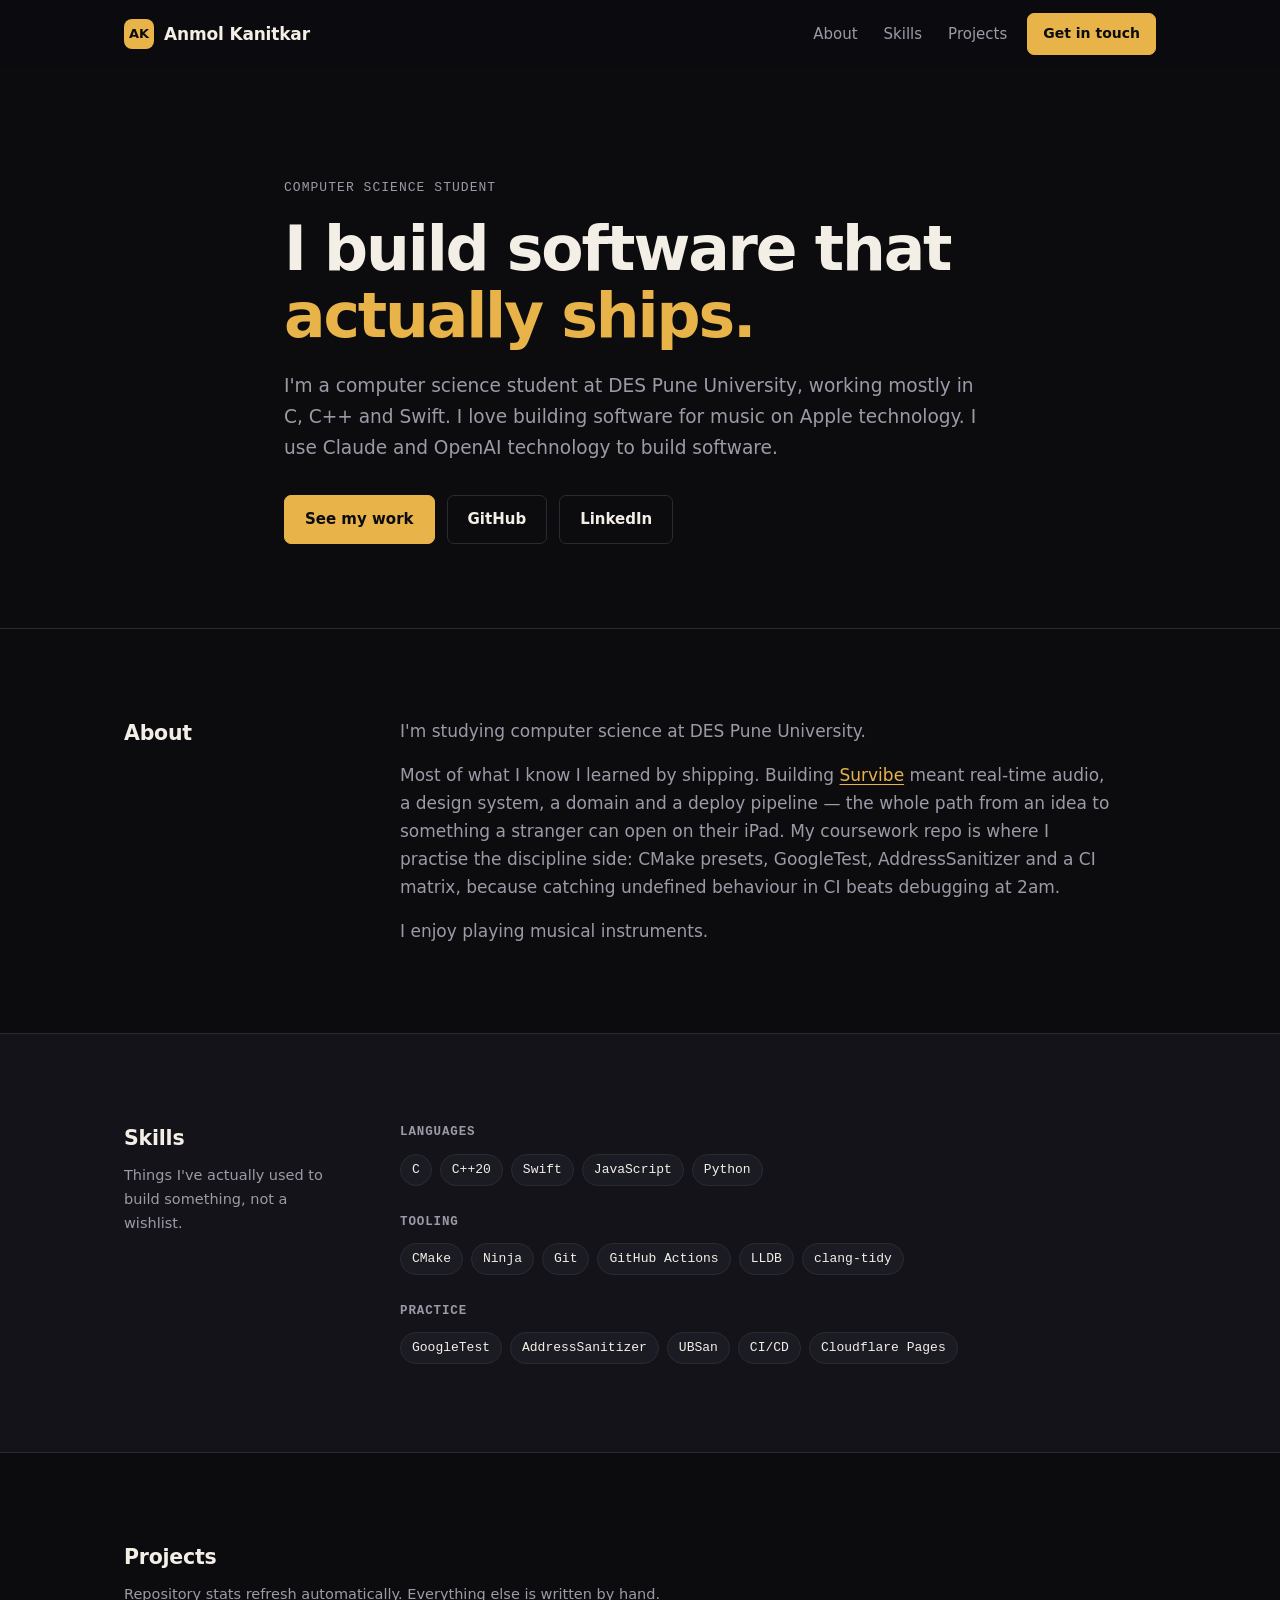
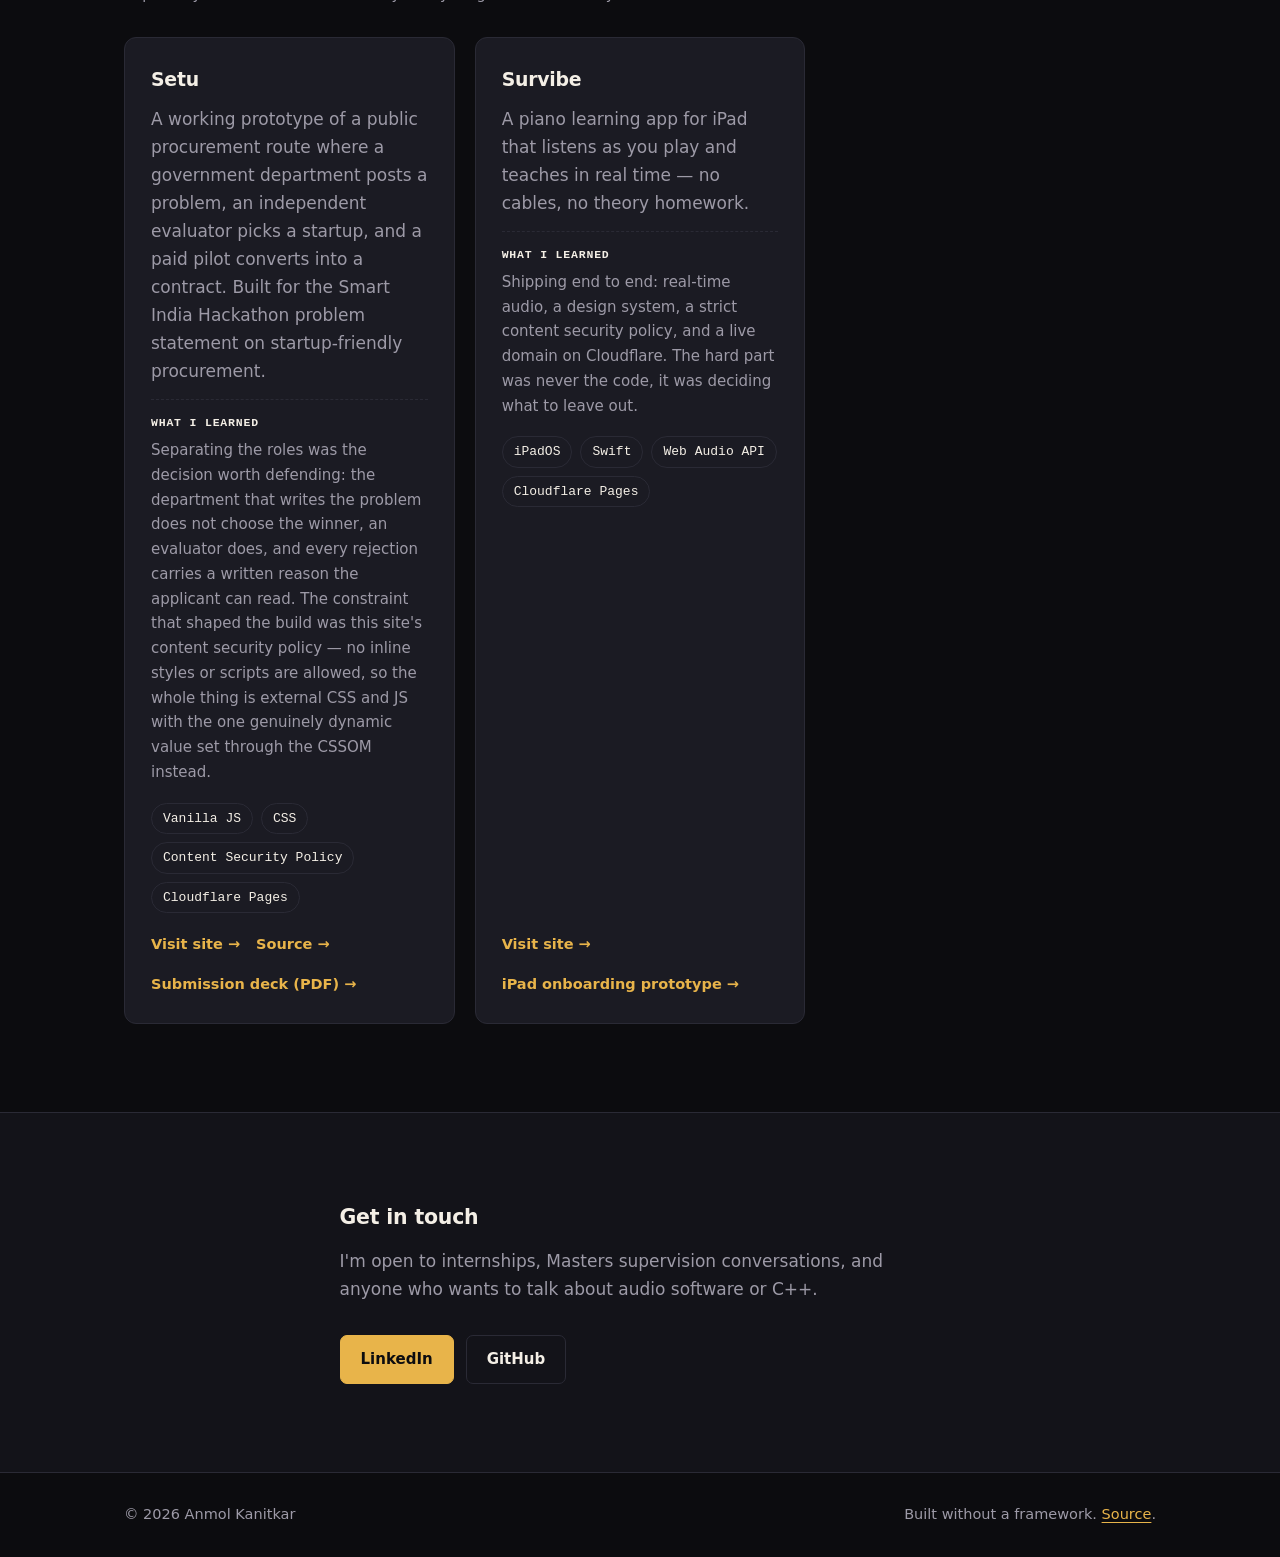
<file: public/index.html>
<!DOCTYPE html>
<html lang="en">
<head>
  <meta charset="utf-8">
  <meta name="viewport" content="width=device-width, initial-scale=1">

  <title>Anmol Kanitkar — Computer science student &amp; software engineer</title>
  <meta name="description" content="Computer science student building software that ships. Projects, code and writing by Anmol Kanitkar.">
  <link rel="canonical" href="https://anmolkanitkar.com/">

  <meta property="og:type" content="profile">
  <meta property="og:url" content="https://anmolkanitkar.com/">
  <meta property="og:title" content="Anmol Kanitkar — Computer science student &amp; software engineer">
  <meta property="og:description" content="Computer science student building software that ships. Projects, code and writing by Anmol Kanitkar.">
  <meta property="og:image" content="https://anmolkanitkar.com/assets/img/og.png">
  <meta property="og:image:width" content="1200">
  <meta property="og:image:height" content="630">
  <meta name="twitter:card" content="summary_large_image">

  <!-- One value, no media split: the page is dark regardless of the visitor's
       system theme, so the browser chrome should be too. -->
  <meta name="theme-color" content="#0c0c0f">

  <!-- Inline SVG favicon as a data URI: no extra request, no binary asset to keep in sync. -->
  <link rel="icon" href="data:image/svg+xml,<svg xmlns='http://www.w3.org/2000/svg' viewBox='0 0 32 32'><rect width='32' height='32' rx='7' fill='%23e8b44a'/><text x='16' y='22' font-family='ui-sans-serif,system-ui,sans-serif' font-size='15' font-weight='700' fill='%230c0c0f' text-anchor='middle'>AK</text></svg>">

  <link rel="stylesheet" href="css/style.css">

  <!--
    Analytics: Cloudflare Web Analytics, enabled on the zone with "automatic
    setup". There is deliberately no <script> tag here — Cloudflare injects the
    beacon at the edge, so the token never has to live in this repo.

    It is cookieless and collects no personal data, which is why this site needs
    neither a consent banner nor a privacy policy. That stays true only as long
    as nothing else is added; the CSP in public/_headers already permits
    static.cloudflareinsights.com and cloudflareinsights.com, and nothing else.

    To turn it off: Cloudflare dashboard → Analytics → Web Analytics.
  -->
</head>
<body>

<a class="skip-link" href="#main">Skip to content</a>

<header class="nav" id="nav">
  <div class="wrap nav__inner">
    <a class="logo" href="/" aria-label="Anmol Kanitkar — home">
      <span class="logo__mark" aria-hidden="true">AK</span>
      <span class="logo__word">Anmol Kanitkar</span>
    </a>

    <nav class="nav__links" aria-label="Primary">
      <a href="#about">About</a>
      <a href="#skills">Skills</a>
      <a href="#projects">Projects</a>
    </nav>

    <a class="btn btn--sm" href="#contact">Get in touch</a>
  </div>
</header>

<main id="main">

  <!-- ── Hero ─────────────────────────────────────────────── -->
  <section class="hero">
    <div class="wrap hero__inner">
      <p class="eyebrow">Computer science student</p>

      <h1 class="hero__title">
        I build software that<br><span class="accent">actually ships.</span>
      </h1>

      <p class="hero__lede">
        I'm a computer science student at DES Pune University, working mostly in
        C, C++ and Swift. I love building software for music on Apple technology.
        I use Claude and OpenAI technology to build software.
      </p>

      <div class="hero__actions">
        <a class="btn" href="#projects">See my work</a>
        <a class="btn btn--ghost" href="https://github.com/anmolkanitkar" rel="me noopener">GitHub</a>
        <a class="btn btn--ghost" href="https://www.linkedin.com/in/anmol-kanitkar/" rel="me noopener">LinkedIn</a>
      </div>
    </div>
  </section>

  <!-- ── About ────────────────────────────────────────────── -->
  <section class="section" id="about">
    <div class="wrap section__grid">
      <div class="section__head">
        <h2 class="section__title">About</h2>
      </div>

      <div class="prose">
        <p>
          I'm studying computer science at DES Pune University.
        </p>
        <p>
          Most of what I know I learned by shipping. Building
          <a href="#projects">Survibe</a> meant real-time audio, a design system, a
          domain and a deploy pipeline — the whole path from an idea to something a
          stranger can open on their iPad. My coursework repo is where I practise the
          discipline side: CMake presets, GoogleTest, AddressSanitizer and a CI matrix,
          because catching undefined behaviour in CI beats debugging at 2am.
        </p>
        <p>
          I enjoy playing musical instruments.
        </p>
      </div>
    </div>
  </section>

  <!-- ── Skills ───────────────────────────────────────────── -->
  <section class="section section--alt" id="skills">
    <div class="wrap section__grid">
      <div class="section__head">
        <h2 class="section__title">Skills</h2>
        <p class="section__note">Things I've actually used to build something, not a wishlist.</p>
      </div>

      <div class="skills">
        <!-- TODO: prune anything here you wouldn't be happy to be questioned on in an interview. -->
        <div class="skills__group">
          <h3 class="skills__label">Languages</h3>
          <ul class="tags">
            <li class="tag">C</li>
            <li class="tag">C++20</li>
            <li class="tag">Swift</li>
            <li class="tag">JavaScript</li>
            <li class="tag">Python</li>
          </ul>
        </div>

        <div class="skills__group">
          <h3 class="skills__label">Tooling</h3>
          <ul class="tags">
            <li class="tag">CMake</li>
            <li class="tag">Ninja</li>
            <li class="tag">Git</li>
            <li class="tag">GitHub Actions</li>
            <li class="tag">LLDB</li>
            <li class="tag">clang-tidy</li>
          </ul>
        </div>

        <div class="skills__group">
          <h3 class="skills__label">Practice</h3>
          <ul class="tags">
            <li class="tag">GoogleTest</li>
            <li class="tag">AddressSanitizer</li>
            <li class="tag">UBSan</li>
            <li class="tag">CI/CD</li>
            <li class="tag">Cloudflare Pages</li>
          </ul>
        </div>
      </div>
    </div>
  </section>

  <!-- ── Projects ─────────────────────────────────────────── -->
  <section class="section" id="projects">
    <div class="wrap">
      <div class="section__head section__head--wide">
        <h2 class="section__title">Projects</h2>
        <p class="section__note">
          Repository stats refresh automatically. Everything else is written by hand.
        </p>
      </div>

      <!--
        Everything between the markers is generated by scripts/build_projects.py
        from content/projects.json. Edit that file, not this block — anything
        written here by hand is overwritten on the next run.
      -->
      <!-- projects:start -->
        <ul class="cards">
        <li class="card">
          <div class="card__head">
            <h3 class="card__title">Setu</h3>
          </div>
          <p class="card__blurb">A working prototype of a public procurement route where a government department posts a problem, an independent evaluator picks a startup, and a paid pilot converts into a contract. Built for the Smart India Hackathon problem statement on startup-friendly procurement.</p>
          <div class="card__learned">
            <strong>What I learned</strong>
            Separating the roles was the decision worth defending: the department that writes the problem does not choose the winner, an evaluator does, and every rejection carries a written reason the applicant can read. The constraint that shaped the build was this site&#x27;s content security policy — no inline styles or scripts are allowed, so the whole thing is external CSS and JS with the one genuinely dynamic value set through the CSSOM instead.
          </div>
          <ul class="tags">
            <li class="tag">Vanilla JS</li>
            <li class="tag">CSS</li>
            <li class="tag">Content Security Policy</li>
            <li class="tag">Cloudflare Pages</li>
          </ul>
          <div class="card__foot">
            <a class="card__link" href="/projects/setu/" rel="noopener">Visit site</a>
            <a class="card__link" href="https://github.com/anmolkanitkar/anmolkanitkar.com/tree/main/public/projects/setu" rel="noopener">Source</a>
            <a class="card__link" href="/projects/setu/setu-sih-2026.pdf" rel="noopener">Submission deck (PDF)</a>
          </div>
        </li>
        <li class="card">
          <div class="card__head">
            <h3 class="card__title">Survibe</h3>
          </div>
          <p class="card__blurb">A piano learning app for iPad that listens as you play and teaches in real time — no cables, no theory homework.</p>
          <div class="card__learned">
            <strong>What I learned</strong>
            Shipping end to end: real-time audio, a design system, a strict content security policy, and a live domain on Cloudflare. The hard part was never the code, it was deciding what to leave out.
          </div>
          <ul class="tags">
            <li class="tag">iPadOS</li>
            <li class="tag">Swift</li>
            <li class="tag">Web Audio API</li>
            <li class="tag">Cloudflare Pages</li>
          </ul>
          <div class="card__foot">
            <a class="card__link" href="https://survibe.in" rel="noopener">Visit site</a>
            <a class="card__link" href="/projects/survibe/" rel="noopener">iPad onboarding prototype</a>
          </div>
        </li>
        </ul>
      <!-- projects:end -->
    </div>
  </section>

  <!-- ── Contact ──────────────────────────────────────────── -->
  <section class="section section--alt" id="contact">
    <div class="wrap contact">
      <h2 class="section__title">Get in touch</h2>
      <p class="contact__lede">
        I'm open to internships, Masters supervision conversations, and anyone who
        wants to talk about audio software or C++.
      </p>
      <div class="hero__actions">
        <a class="btn" href="https://www.linkedin.com/in/anmol-kanitkar/" rel="me noopener">LinkedIn</a>
        <a class="btn btn--ghost" href="https://github.com/anmolkanitkar" rel="me noopener">GitHub</a>
      </div>
    </div>
  </section>

</main>

<footer class="footer">
  <div class="wrap footer__inner">
    <p>&copy; <span id="year">2026</span> Anmol Kanitkar</p>
    <p class="footer__meta">
      Built without a framework.
      <a href="https://github.com/anmolkanitkar/anmolkanitkar.com" rel="noopener">Source</a>.
    </p>
  </div>
</footer>

<script src="js/main.js" defer></script>

<!--
  JSON-LD tells search engines that the query "Anmol Kanitkar" and this site are
  the same entity — the entire point of owning a personal domain. It's a data
  block rather than executable script, so `script-src 'self'` does not block it.
  Keep this in step with the visible copy above — a mismatch between the two is
  the kind of thing search engines quietly discount.
-->
<script type="application/ld+json">
{
  "@context": "https://schema.org",
  "@type": "Person",
  "name": "Anmol Kanitkar",
  "url": "https://anmolkanitkar.com/",
  "jobTitle": "Computer science student",
  "alumniOf": {
    "@type": "CollegeOrUniversity",
    "name": "DES Pune University"
  },
  "sameAs": [
    "https://github.com/anmolkanitkar",
    "https://www.linkedin.com/in/anmol-kanitkar/"
  ]
}
</script>

</body>
</html>
</file>
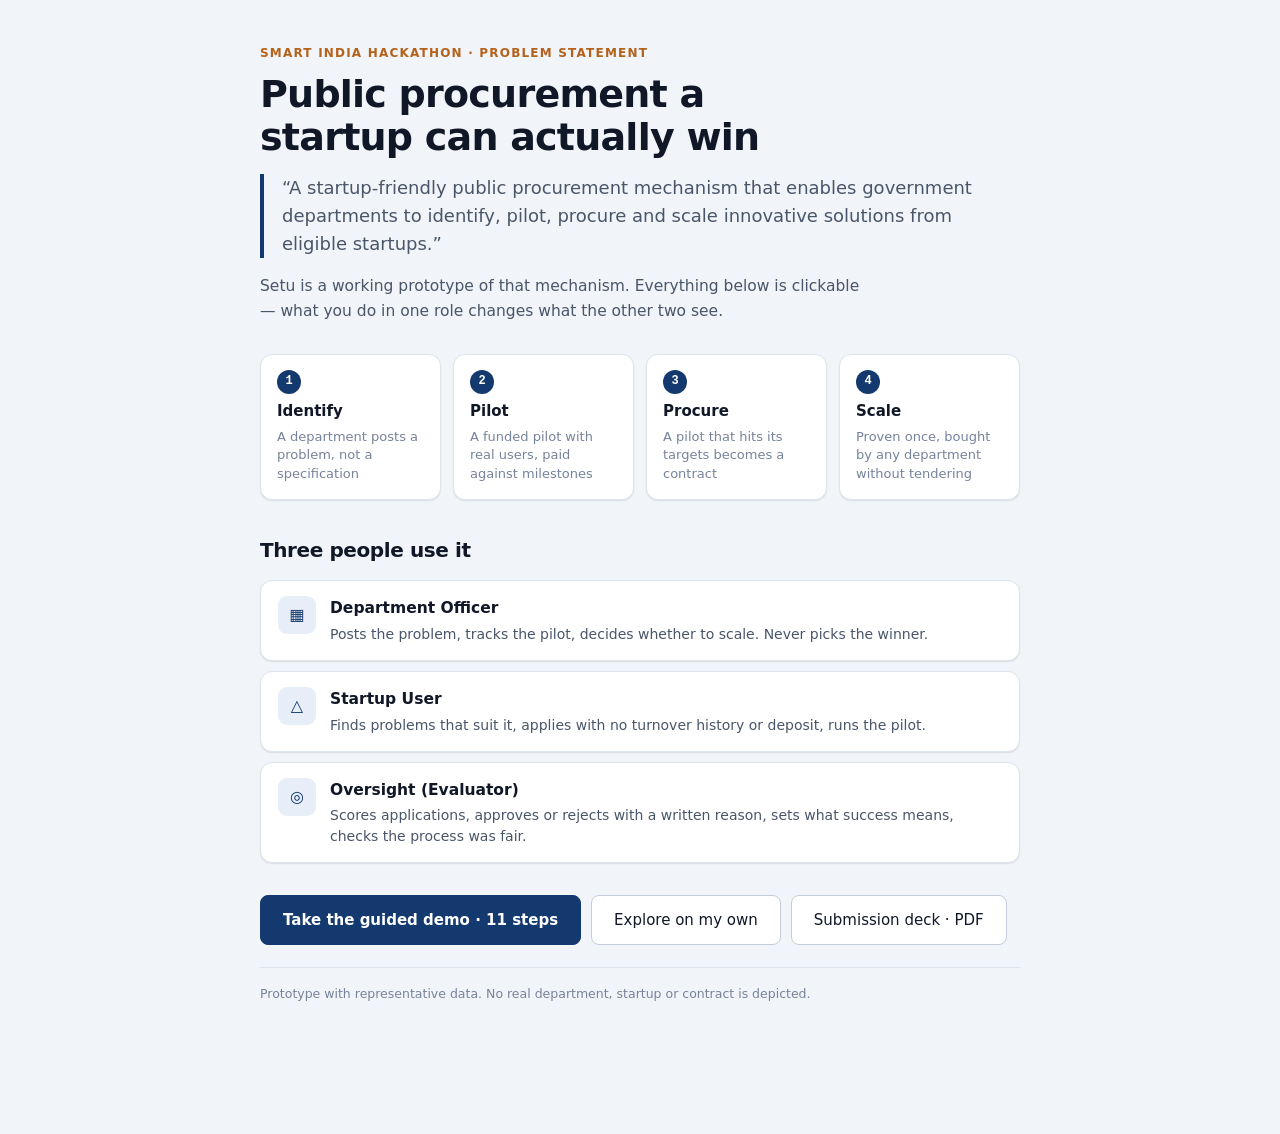
<file: public/projects/setu/index.html>
<!DOCTYPE html>
<html lang="en">
<head>
  <meta charset="utf-8">
  <meta name="viewport" content="width=device-width, initial-scale=1">

  <title>Setu — startup-friendly public procurement</title>
  <meta name="description" content="An interactive prototype of a public procurement route that lets government departments identify, pilot, procure and scale solutions from startups. Built for the Smart India Hackathon.">
  <link rel="canonical" href="https://anmolkanitkar.com/projects/setu/">

  <meta property="og:type" content="website">
  <meta property="og:url" content="https://anmolkanitkar.com/projects/setu/">
  <meta property="og:title" content="Setu — startup-friendly public procurement">
  <meta property="og:description" content="An interactive prototype of a public procurement route that lets government departments identify, pilot, procure and scale solutions from startups. Built for the Smart India Hackathon.">
  <!-- No og:image yet. Pointing at a file that does not exist previews worse
       than pointing at nothing at all. -->

  <meta name="theme-color" content="#f1f4f8" media="(prefers-color-scheme: light)">
  <meta name="theme-color" content="#0b111d" media="(prefers-color-scheme: dark)">

  <link rel="icon" href="data:image/svg+xml,%3Csvg xmlns='http://www.w3.org/2000/svg' viewBox='0 0 1000 1000'%3E%3Crect width='1000' height='1000' rx='220' fill='%2314396e'/%3E%3Cg transform='translate(78.8,675.4) scale(0.5196,-0.5196)'%3E%3Cpath d='M845 609H747V0H590V300H218V202Q218 168 234.5 146.5Q251 125 283 125Q313 125 329.5 145.0Q346 165 346 196V209H497Q498 200 498 187Q498 97 441.5 44.0Q385 -9 286 -9Q215 -9 164.5 19.5Q114 48 88.5 97.5Q63 147 63 210V412H137Q214 412 246.5 446.5Q279 481 279 543V609H-17V740H845ZM590 609H436V543Q436 478 412 428H590ZM598 735Q557 799 532.0 827.0Q507 855 480.5 864.5Q454 874 407 874H355V1000H404Q488 999 537.0 981.5Q586 964 632.5 909.5Q679 855 745 735ZM1553 609H1455V0H1298V357H1173Q1112 357 1076.0 327.0Q1040 297 1040 242Q1040 187 1071.5 156.0Q1103 125 1165 125H1184V1H1141Q1026 1 953.5 62.0Q881 123 881 245Q881 368 960.5 430.0Q1040 492 1165 492H1298V609H811V740H1553ZM1345 -325Q1263 -325 1208.5 -279.0Q1154 -233 1154 -147Q1154 -61 1214.0 -11.5Q1274 38 1371 38Q1515 38 1576.5 -47.5Q1638 -133 1638 -263Q1638 -283 1636 -319H1509V-256Q1509 -170 1474.0 -124.5Q1439 -79 1369 -79Q1331 -79 1305.5 -96.5Q1280 -114 1280 -148Q1280 -179 1302.0 -196.0Q1324 -213 1356 -213L1383 -212V-324Q1370 -325 1345 -325Z' fill='%23ffffff'/%3E%3C/g%3E%3C/svg%3E">

  <!--
    No inline <style> and no inline <script> anywhere on this page, and no
    third-party origin: the site is served under
    `default-src 'self'; script-src 'self'; style-src 'self'; font-src 'self'`
    (see public/_headers), which blocks all three. The prototype uses a system
    font stack for the same reason - it makes no font request at all.

    The ?v= markers are content hashes. index.html revalidates on every request
    while these assets are cached for an hour, so without them a deploy leaves
    visitors on the previous build until the cache expires.
  -->
  <link rel="stylesheet" href="setu.css?v=9c6b8b78">
  <script src="setu.js?v=6d457cb7" defer></script>
</head>
<body>

<a class="skip" href="#view">Skip to content</a>
<div class="app">
  <aside class="rail" aria-label="Roles and steps">
    <div class="brandmark">
      <svg class="emblem" viewBox="0 0 1955 1585" role="img" aria-label="Setu"><rect width="1955" height="1585" rx="349"/><g transform="translate(167,1130) scale(1,-1)"><path d="M845 609H747V0H590V300H218V202Q218 168 234.5 146.5Q251 125 283 125Q313 125 329.5 145.0Q346 165 346 196V209H497Q498 200 498 187Q498 97 441.5 44.0Q385 -9 286 -9Q215 -9 164.5 19.5Q114 48 88.5 97.5Q63 147 63 210V412H137Q214 412 246.5 446.5Q279 481 279 543V609H-17V740H845ZM590 609H436V543Q436 478 412 428H590ZM598 735Q557 799 532.0 827.0Q507 855 480.5 864.5Q454 874 407 874H355V1000H404Q488 999 537.0 981.5Q586 964 632.5 909.5Q679 855 745 735ZM1553 609H1455V0H1298V357H1173Q1112 357 1076.0 327.0Q1040 297 1040 242Q1040 187 1071.5 156.0Q1103 125 1165 125H1184V1H1141Q1026 1 953.5 62.0Q881 123 881 245Q881 368 960.5 430.0Q1040 492 1165 492H1298V609H811V740H1553ZM1345 -325Q1263 -325 1208.5 -279.0Q1154 -233 1154 -147Q1154 -61 1214.0 -11.5Q1274 38 1371 38Q1515 38 1576.5 -47.5Q1638 -133 1638 -263Q1638 -283 1636 -319H1509V-256Q1509 -170 1474.0 -124.5Q1439 -79 1369 -79Q1331 -79 1305.5 -96.5Q1280 -114 1280 -148Q1280 -179 1302.0 -196.0Q1324 -213 1356 -213L1383 -212V-324Q1370 -325 1345 -325Z"/></g></svg>
      <div><b>Setu</b><span>Procurement for startups</span></div>
    </div>

    <div>
      <div class="grouplab">Who is using it</div>
      <div class="roles" id="roles"></div>
    </div>

    <div>
      <div class="grouplab" id="navlab"></div>
      <nav id="nav" aria-label="Steps"></nav>
    </div>

    <div class="railfoot">
      <button class="btn pri" type="button" id="tourstart">Start guided demo</button>
      <button class="btn" type="button" id="themebtn">Switch theme</button>
      <a class="homelink" href="setu-sih-2026.pdf">Submission deck (PDF)</a>
      <p class="railnote">Prototype · Smart India Hackathon</p>
      <a class="homelink" href="/">&#8592; anmolkanitkar.com</a>
    </div>
  </aside>

  <div class="main">
    <div class="crumb" id="crumb"></div>
    <main class="content" id="view" tabindex="-1"></main>
  </div>
</div>

<div class="tourbar" id="tourbar" hidden>
  <div class="in">
    <div>
      <div class="stepno" id="tourno"></div>
      <div class="dots" id="tourdots"></div>
    </div>
    <div><div class="who" id="tourwho"></div><h3 id="tourtitle"></h3><p id="tourtext"></p></div>
    <div class="ctrls">
      <button class="btn" type="button" id="tourback">Back</button>
      <button class="btn pri" type="button" id="tournext">Next</button>
      <button class="btn ghost" type="button" id="tourexit">Exit</button>
    </div>
  </div>
</div>

</body>
</html>
</file>
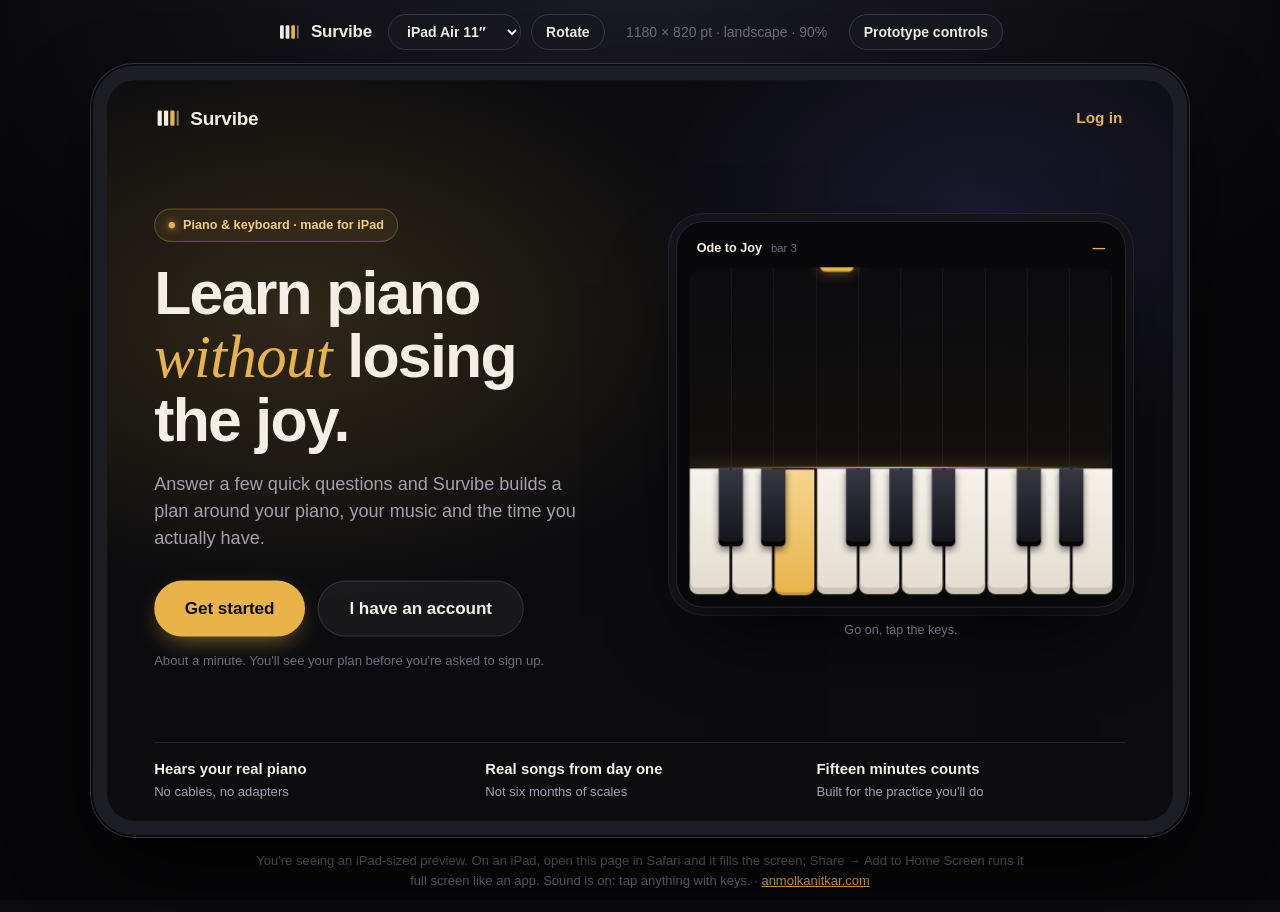
<file: public/projects/survibe/index.html>
<!DOCTYPE html>
<html lang="en">
<head>
  <meta charset="utf-8">
  <!-- viewport-fit=cover lets the app run under the status bar and home
       indicator when added to the Home Screen; the CSS pads with
       env(safe-area-inset-*) so nothing ends up underneath them. -->
  <meta name="viewport" content="width=device-width, initial-scale=1, viewport-fit=cover">

  <title>Survibe — iPad onboarding prototype</title>
  <meta name="description" content="An interactive iPad onboarding prototype for Survibe, a piano learning app: a welcome, six quick questions, a personalised plan, then account creation, log in or guest access.">
  <link rel="canonical" href="https://anmolkanitkar.com/projects/survibe/">

  <meta property="og:type" content="website">
  <meta property="og:url" content="https://anmolkanitkar.com/projects/survibe/">
  <meta property="og:title" content="Survibe — iPad onboarding prototype">
  <meta property="og:description" content="An interactive iPad onboarding prototype for Survibe, a piano learning app.">

  <meta name="theme-color" content="#0c0c0f">
  <meta name="apple-mobile-web-app-capable" content="yes">
  <meta name="mobile-web-app-capable" content="yes">
  <meta name="apple-mobile-web-app-status-bar-style" content="black-translucent">
  <meta name="apple-mobile-web-app-title" content="Survibe">
  <link rel="manifest" href="manifest.webmanifest">
  <link rel="apple-touch-icon" href="icon-180.png">
  <link rel="icon" href="data:image/svg+xml,%3Csvg xmlns='http://www.w3.org/2000/svg' viewBox='0 0 32 32'%3E%3Crect width='32' height='32' rx='8' fill='%230c0c0f'/%3E%3Crect x='5' y='8' width='5' height='16' rx='1.5' fill='%23f4efe6'/%3E%3Crect x='12' y='8' width='5' height='16' rx='1.5' fill='%23f4efe6'/%3E%3Crect x='19' y='8' width='5' height='16' rx='1.5' fill='%23e8b44a'/%3E%3Crect x='26' y='8' width='2' height='16' rx='1' fill='%23f4efe6' fill-opacity='.45'/%3E%3C/svg%3E">

  <!--
    Same rules as every page on this site: no inline <style>, no inline
    <script>, no style="" attributes, no third-party origin (see
    public/_headers). Runtime values go through the CSSOM instead.

    The ?v= markers are content hashes (first 8 hex of the md5). Update them
    whenever survibe.css or survibe.js changes, or visitors keep the old file
    for up to an hour.
  -->
  <link rel="stylesheet" href="survibe.css?v=ad16fbc6">
  <script src="survibe.js?v=f85d5df2" defer></script>
</head>
<body>

<div class="stage">
  <div class="devbar" id="devbar" hidden>
    <span class="logo"><svg class="mark" viewBox="0 0 32 32" aria-hidden="true"><rect x="4" y="7" width="5" height="18" rx="1.6"/><rect x="11.5" y="7" width="5" height="18" rx="1.6"/><rect x="19" y="7" width="5" height="18" rx="1.6" class="acc"/><rect x="26.5" y="7" width="2.5" height="18" rx="1.2" class="dim"/></svg><b>Survibe</b></span>
    <label class="vh" for="devsel">Device</label>
    <select id="devsel"></select>
    <button type="button" id="rotate">Rotate</button>
    <span id="devsize"></span>
    <button type="button" id="devproto">Prototype controls</button>
  </div>

  <div id="holder">
    <div id="device">
      <div class="app" id="app">
        <div class="screens" id="screens"></div>
        <div class="layer" id="layer"></div>
        <div class="toast" id="toast" role="status"></div>
        <p class="vh" id="announce" aria-live="polite"></p>
        <button type="button" id="protobtn" aria-label="Prototype controls"><svg viewBox="0 0 4 18" aria-hidden="true"><circle cx="2" cy="2" r="1.6"/><circle cx="2" cy="9" r="1.6"/><circle cx="2" cy="16" r="1.6"/></svg></button>
      </div>
    </div>
  </div>

  <p class="devnote" id="devnote">You're seeing an iPad-sized preview. On an iPad, open this page in Safari and it fills the screen; Share → Add to Home Screen runs it full screen like an app. Sound is on: tap anything with keys. · <a href="/">anmolkanitkar.com</a></p>
</div>

</body>
</html>
</file>
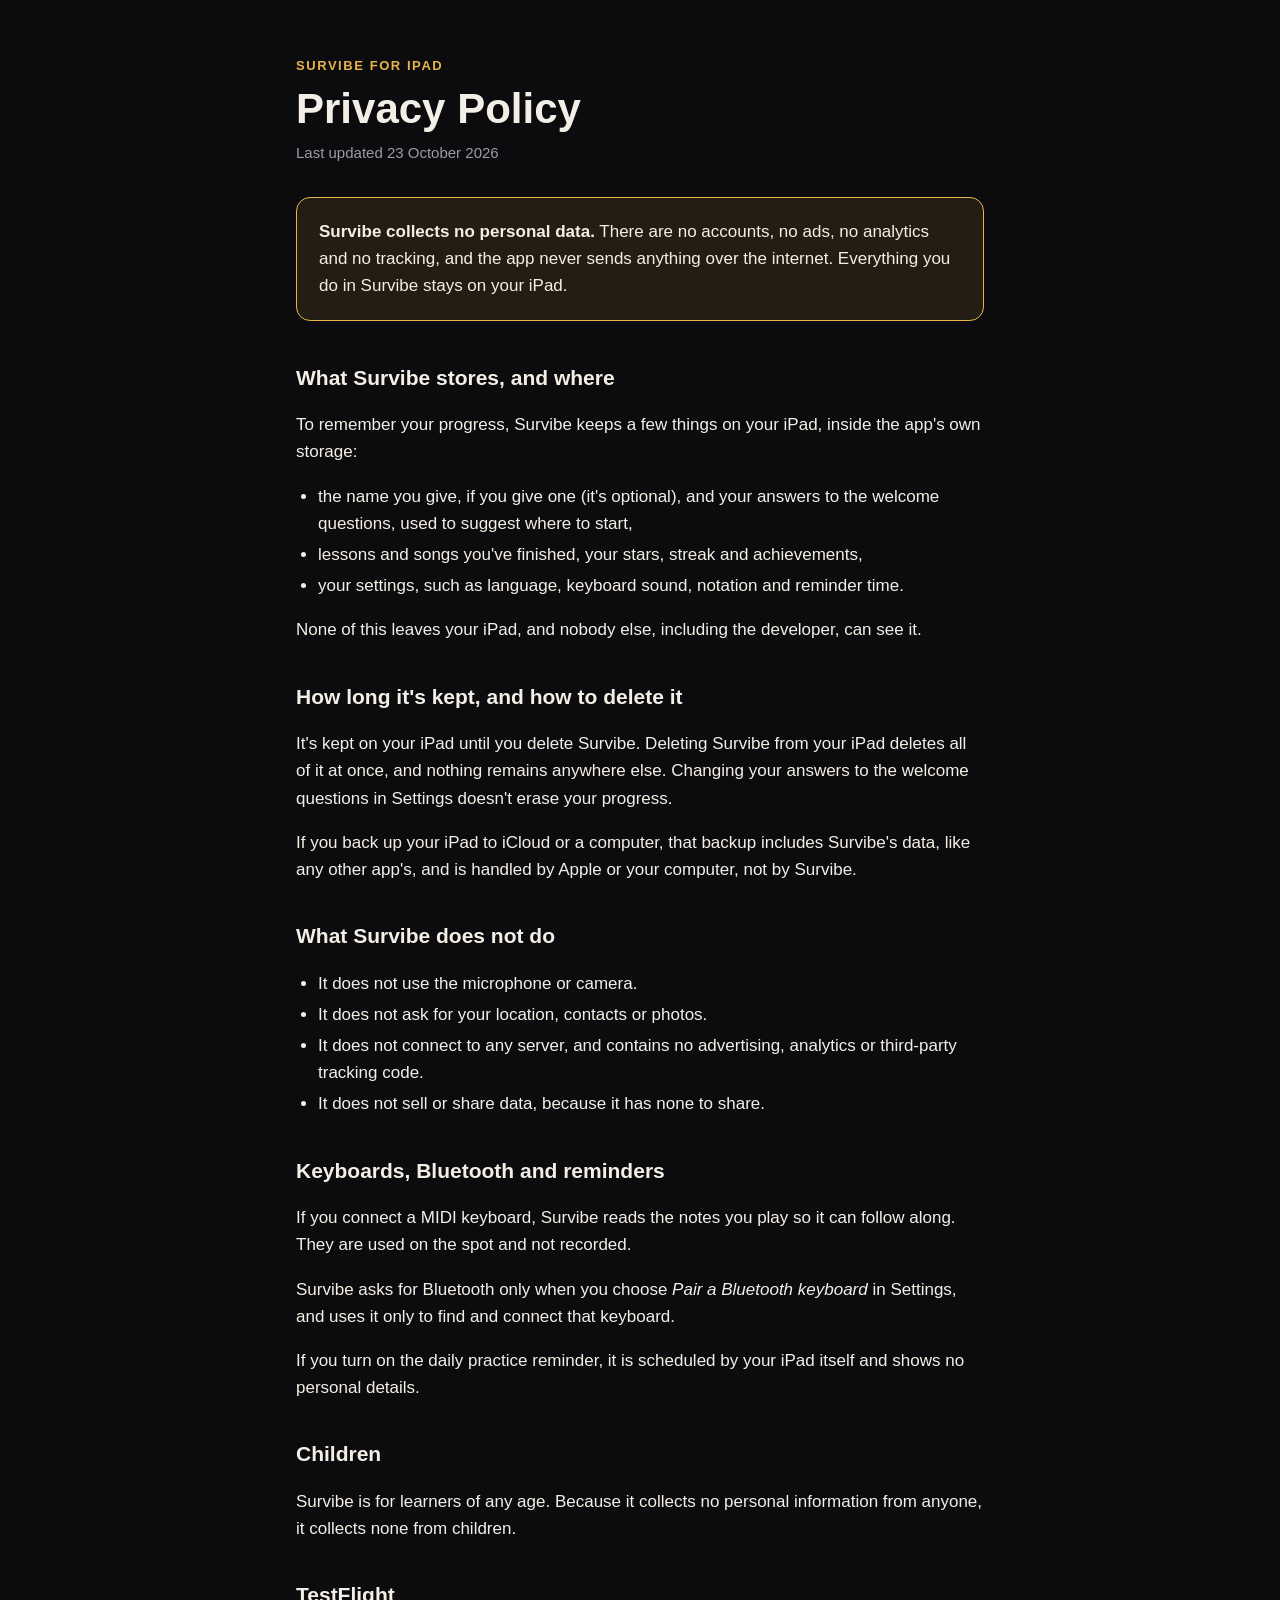
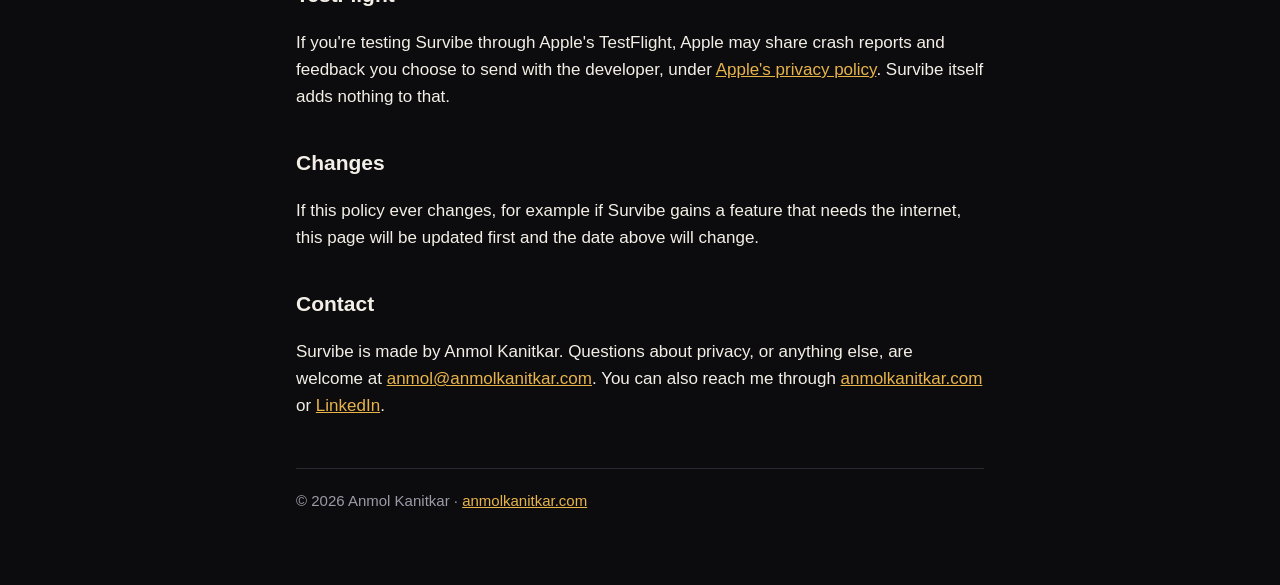
<file: public/projects/survibe/privacy/index.html>
<!DOCTYPE html>
<html lang="en">
<head>
  <meta charset="utf-8">
  <meta name="viewport" content="width=device-width, initial-scale=1">
  <title>Survibe Privacy Policy</title>
  <meta name="description" content="Survibe collects no personal data. No accounts, no analytics, no tracking: everything stays on your iPad.">
  <link rel="canonical" href="https://anmolkanitkar.com/projects/survibe/privacy/">
  <meta name="theme-color" content="#0c0c0f">
  <!-- Stylesheet only: the site's CSP blocks inline style and script. -->
  <link rel="stylesheet" href="privacy.css?v=1">
</head>
<body>
<main>
  <p class="eyebrow">Survibe for iPad</p>
  <h1>Privacy Policy</h1>
  <p class="updated">Last updated 23 October 2026</p>

  <div class="summary">
    <p><strong>Survibe collects no personal data.</strong> There are no accounts, no
    ads, no analytics and no tracking, and the app never sends anything over the
    internet. Everything you do in Survibe stays on your iPad.</p>
  </div>

  <h2>What Survibe stores, and where</h2>
  <p>To remember your progress, Survibe keeps a few things on your iPad, inside the
  app's own storage:</p>
  <ul>
    <li>the name you give, if you give one (it's optional), and your answers to the
    welcome questions, used to suggest where to start,</li>
    <li>lessons and songs you've finished, your stars, streak and achievements,</li>
    <li>your settings, such as language, keyboard sound, notation and reminder time.</li>
  </ul>
  <p>None of this leaves your iPad, and nobody else, including the developer, can
  see it.</p>

  <h2>How long it's kept, and how to delete it</h2>
  <p>It's kept on your iPad until you delete Survibe. Deleting Survibe from your iPad
  deletes all of it at once, and nothing remains anywhere else. Changing your
  answers to the welcome questions in Settings doesn't erase your progress.</p>
  <p>If you back up your iPad to iCloud or a computer, that backup includes
  Survibe's data, like any other app's, and is handled by Apple or your computer,
  not by Survibe.</p>

  <h2>What Survibe does not do</h2>
  <ul>
    <li>It does not use the microphone or camera.</li>
    <li>It does not ask for your location, contacts or photos.</li>
    <li>It does not connect to any server, and contains no advertising, analytics or
    third-party tracking code.</li>
    <li>It does not sell or share data, because it has none to share.</li>
  </ul>

  <h2>Keyboards, Bluetooth and reminders</h2>
  <p>If you connect a MIDI keyboard, Survibe reads the notes you play so it can follow
  along. They are used on the spot and not recorded.</p>
  <p>Survibe asks for Bluetooth only when you choose <em>Pair a Bluetooth
  keyboard</em> in Settings, and uses it only to find and connect that keyboard.</p>
  <p>If you turn on the daily practice reminder, it is scheduled by your iPad itself
  and shows no personal details.</p>

  <h2>Children</h2>
  <p>Survibe is for learners of any age. Because it collects no personal information
  from anyone, it collects none from children.</p>

  <h2>TestFlight</h2>
  <p>If you're testing Survibe through Apple's TestFlight, Apple may share crash
  reports and feedback you choose to send with the developer, under
  <a href="https://www.apple.com/legal/privacy/" rel="noopener">Apple's privacy policy</a>.
  Survibe itself adds nothing to that.</p>

  <h2>Changes</h2>
  <p>If this policy ever changes, for example if Survibe gains a feature that needs
  the internet, this page will be updated first and the date above will change.</p>

  <h2>Contact</h2>
  <p>Survibe is made by Anmol Kanitkar. Questions about privacy, or anything else, are
  welcome at <a href="mailto:anmol@anmolkanitkar.com">anmol@anmolkanitkar.com</a>.
  You can also reach me through <a href="https://anmolkanitkar.com">anmolkanitkar.com</a> or
  <a href="https://www.linkedin.com/in/anmol-kanitkar/" rel="noopener">LinkedIn</a>.</p>

  <footer>© 2026 Anmol Kanitkar · <a href="https://anmolkanitkar.com">anmolkanitkar.com</a></footer>
</main>
</body>
</html>
</file>
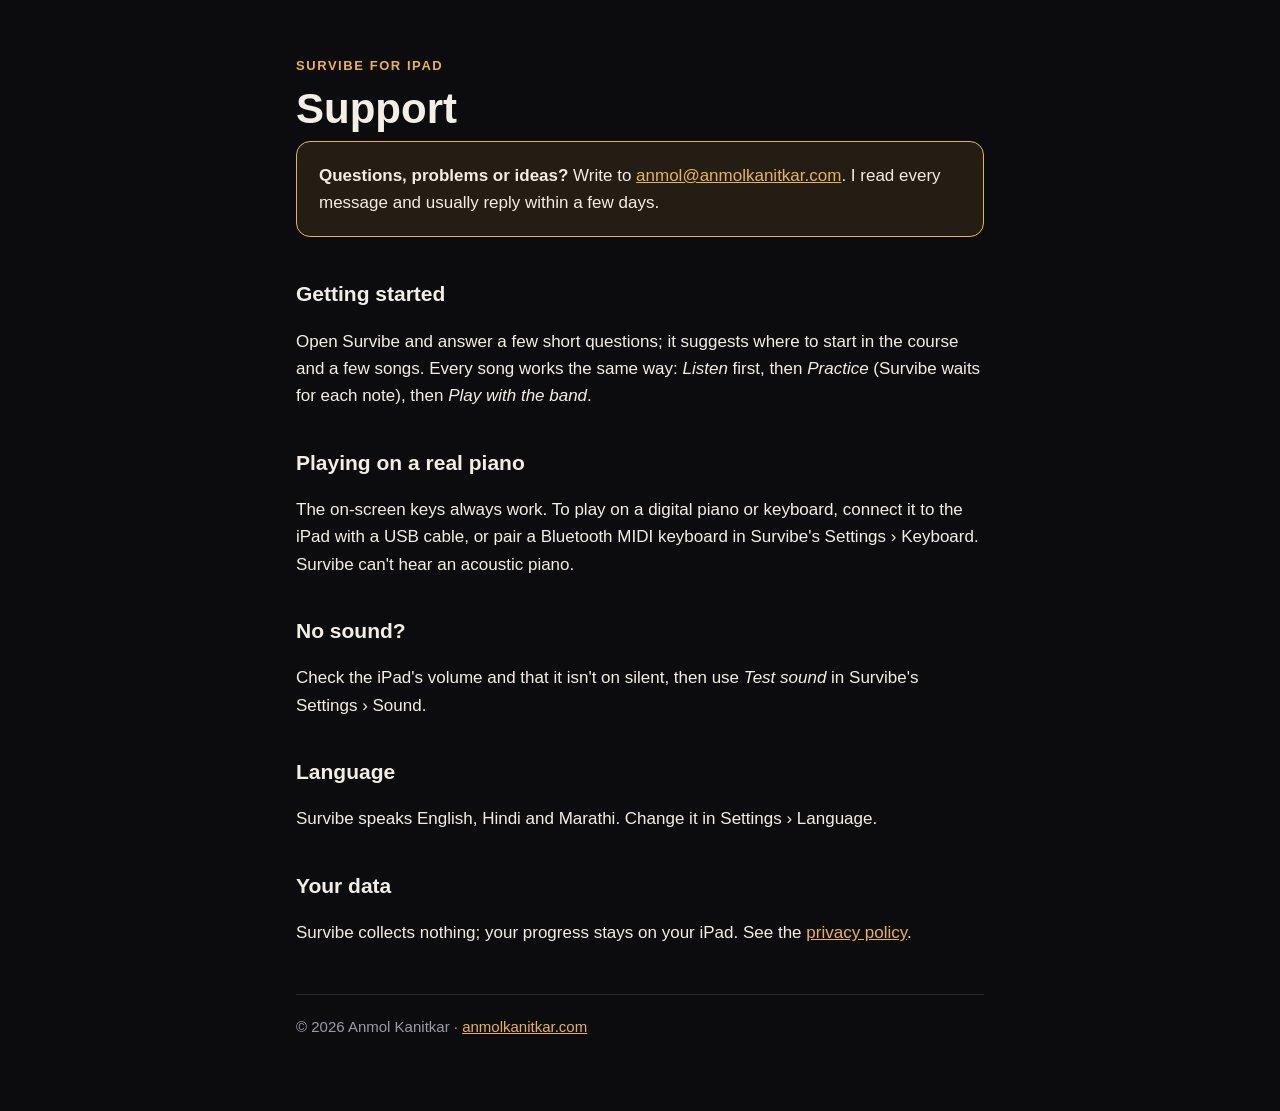
<file: public/projects/survibe/support/index.html>
<!DOCTYPE html>
<html lang="en">
<head>
  <meta charset="utf-8">
  <meta name="viewport" content="width=device-width, initial-scale=1">
  <title>Survibe Support</title>
  <meta name="description" content="Help with Survibe, the iPad app for learning piano with sargam, songs and a band that plays along.">
  <link rel="canonical" href="https://anmolkanitkar.com/projects/survibe/support/">
  <meta name="theme-color" content="#0c0c0f">
  <!-- Stylesheet only: the site's CSP blocks inline style and script. -->
  <link rel="stylesheet" href="../privacy/privacy.css?v=1">
</head>
<body>
<main>
  <p class="eyebrow">Survibe for iPad</p>
  <h1>Support</h1>

  <div class="summary">
    <p><strong>Questions, problems or ideas?</strong> Write to
    <a href="mailto:anmol@anmolkanitkar.com">anmol@anmolkanitkar.com</a>. I read every
    message and usually reply within a few days.</p>
  </div>

  <h2>Getting started</h2>
  <p>Open Survibe and answer a few short questions; it suggests where to start in the
  course and a few songs. Every song works the same way: <em>Listen</em> first, then
  <em>Practice</em> (Survibe waits for each note), then <em>Play with the band</em>.</p>

  <h2>Playing on a real piano</h2>
  <p>The on-screen keys always work. To play on a digital piano or keyboard, connect it
  to the iPad with a USB cable, or pair a Bluetooth MIDI keyboard in Survibe's
  Settings › Keyboard. Survibe can't hear an acoustic piano.</p>

  <h2>No sound?</h2>
  <p>Check the iPad's volume and that it isn't on silent, then use <em>Test sound</em>
  in Survibe's Settings › Sound.</p>

  <h2>Language</h2>
  <p>Survibe speaks English, Hindi and Marathi. Change it in Settings › Language.</p>

  <h2>Your data</h2>
  <p>Survibe collects nothing; your progress stays on your iPad. See the
  <a href="../privacy/">privacy policy</a>.</p>

  <footer>© 2026 Anmol Kanitkar · <a href="https://anmolkanitkar.com">anmolkanitkar.com</a></footer>
</main>
</body>
</html>
</file>
<file: public/css/style.css>
/* ==========================================================================
   anmolkanitkar.com
   Single stylesheet, no preprocessor. Order: tokens → reset → primitives →
   layout → components → responsive.
   ========================================================================== */

/* --- Design tokens -------------------------------------------------------
   Dark, always. Deliberately NOT behind prefers-color-scheme: an earlier
   version shipped a light palette as the default and a dark one as the media
   query, which meant the site turned white for anyone whose OS was in light
   mode. A brand look that flips depending on the visitor's system setting is
   not a brand look, so this commits to one.

   The palette is lifted from survibe.in so the two sites read as the same
   hand — same ink, same ivory, same gold. Every colour below is a variable,
   so retheming is this block and nothing else.
   -------------------------------------------------------------------------- */
:root {
    --bg:            #0c0c0f;  /* survibe --ink   */
    --bg-alt:        #131319;  /* survibe --ink-2 */
    --surface:       #1b1b23;  /* survibe --ink-3 */
    --text:          #f4efe6;  /* survibe --ivory */
    --text-muted:    #9d9aa7;  /* survibe --muted */
    --border:        #2a2a35;  /* survibe --line  */
    --accent:        #e8b44a;
    --accent-hover:  #f0cd82;
    --accent-soft:   rgb(232 180 74 / 14%);
    /* Ink on gold, not white: white on #e8b44a is roughly 1.9:1 and fails
       WCAG outright, while this pairing clears 9:1. */
    --on-accent:     #0c0c0f;
    --todo-bg:       #5c4a00;
    --todo-text:     #ffe9a3;

    --shadow-sm: 0 1px 2px rgb(0 0 0 / 45%);
    --shadow-md: 0 4px 18px rgb(0 0 0 / 55%);

    --radius:    12px;
    --radius-sm: 7px;

    --wrap:      1080px;
    --gutter:    24px;

    --font: ui-sans-serif, system-ui, -apple-system, "Segoe UI", Roboto,
            "Helvetica Neue", Arial, sans-serif;
    --mono: ui-monospace, SFMono-Regular, "SF Mono", Menlo, Consolas,
            "Liberation Mono", monospace;
}

/* Tells the browser the page is dark, so form controls, scrollbars and the
   space beyond the page all render dark rather than as white slivers. */
:root { color-scheme: dark; }

/* --- Reset ---------------------------------------------------------------- */
*, *::before, *::after { box-sizing: border-box; }

body, h1, h2, h3, p, ul, figure {
    margin: 0;
    padding: 0;
}

ul { list-style: none; }

html {
    scroll-behavior: smooth;
    /* Anchor links land below the sticky header instead of underneath it. */
    scroll-padding-top: 84px;
    -webkit-text-size-adjust: 100%;
}

body {
    background: var(--bg);
    color: var(--text);
    font-family: var(--font);
    font-size: 17px;
    line-height: 1.65;
    -webkit-font-smoothing: antialiased;
}

a {
    color: var(--accent);
    text-decoration-thickness: 1px;
    text-underline-offset: 3px;
}

a:hover { color: var(--accent-hover); }

/* A visible focus ring is the whole reason keyboard navigation is usable.
   :focus-visible keeps it off for mouse clicks without hiding it from tab users. */
:focus-visible {
    outline: 2px solid var(--accent);
    outline-offset: 3px;
    border-radius: 3px;
}

/* --- Layout primitives ---------------------------------------------------- */
.wrap {
    width: 100%;
    max-width: var(--wrap);
    margin-inline: auto;
    padding-inline: var(--gutter);
}

.skip-link {
    position: absolute;
    left: -9999px;
    top: 0;
    z-index: 100;
    padding: 12px 18px;
    background: var(--accent);
    color: var(--on-accent);
    border-radius: 0 0 var(--radius-sm) 0;
    text-decoration: none;
}

.skip-link:focus {
    left: 0;
}

/* --- Header --------------------------------------------------------------- */
.nav {
    position: sticky;
    top: 0;
    z-index: 50;
    background: color-mix(in srgb, var(--bg) 88%, transparent);
    backdrop-filter: saturate(160%) blur(10px);
    border-bottom: 1px solid transparent;
    transition: border-color .2s ease, box-shadow .2s ease;
}

/* Toggled by js/main.js once the page is scrolled — separates the bar from
   content without drawing a permanent line at rest. */
.nav.is-stuck {
    border-bottom-color: var(--border);
    box-shadow: var(--shadow-sm);
}

.nav__inner {
    display: flex;
    align-items: center;
    gap: 20px;
    min-height: 68px;
}

.logo {
    display: inline-flex;
    align-items: center;
    gap: 10px;
    color: var(--text);
    text-decoration: none;
    font-weight: 650;
    letter-spacing: -0.01em;
    margin-right: auto;
}

.logo__mark {
    display: grid;
    place-items: center;
    width: 30px;
    height: 30px;
    border-radius: 8px;
    background: var(--accent);
    color: var(--on-accent);
    font-size: 13px;
    font-weight: 700;
    letter-spacing: 0;
}

.nav__links {
    display: flex;
    gap: 26px;
}

.nav__links a {
    color: var(--text-muted);
    text-decoration: none;
    font-size: 15px;
    font-weight: 500;
}

.nav__links a:hover { color: var(--text); }

/* --- Buttons -------------------------------------------------------------- */
.btn {
    display: inline-flex;
    align-items: center;
    justify-content: center;
    padding: 11px 20px;
    border: 1px solid var(--accent);
    border-radius: var(--radius-sm);
    background: var(--accent);
    color: var(--on-accent);
    font-size: 15px;
    font-weight: 550;
    text-decoration: none;
    white-space: nowrap;
    transition: background-color .15s ease, border-color .15s ease, color .15s ease;
}

.btn:hover {
    background: var(--accent-hover);
    border-color: var(--accent-hover);
    color: var(--on-accent);
}

.btn--ghost {
    background: transparent;
    border-color: var(--border);
    color: var(--text);
}

.btn--ghost:hover {
    background: var(--accent-soft);
    border-color: var(--accent);
    color: var(--text);
}

.btn--sm {
    padding: 8px 15px;
    font-size: 14px;
}

/* --- Hero ----------------------------------------------------------------- */
.hero {
    padding: clamp(56px, 10vw, 108px) 0 clamp(48px, 8vw, 84px);
}

.hero__inner { max-width: 760px; }

.eyebrow {
    font-family: var(--mono);
    font-size: 13px;
    letter-spacing: .08em;
    text-transform: uppercase;
    color: var(--text-muted);
    margin-bottom: 18px;
}

.hero__title {
    font-size: clamp(2.3rem, 6.2vw, 3.85rem);
    line-height: 1.08;
    letter-spacing: -0.035em;
    font-weight: 700;
}

.accent { color: var(--accent); }

.hero__lede {
    margin-top: 22px;
    font-size: clamp(1.02rem, 2.1vw, 1.16rem);
    color: var(--text-muted);
    max-width: 60ch;
}

.hero__actions {
    display: flex;
    flex-wrap: wrap;
    gap: 12px;
    margin-top: 32px;
}

/* --- Sections ------------------------------------------------------------- */
.section {
    padding: clamp(48px, 8vw, 88px) 0;
    border-top: 1px solid var(--border);
}

.section--alt { background: var(--bg-alt); }

.section__grid {
    display: grid;
    grid-template-columns: 220px 1fr;
    gap: clamp(24px, 5vw, 56px);
    align-items: start;
}

.section__title {
    font-size: 1.28rem;
    font-weight: 650;
    letter-spacing: -0.01em;
}

.section__note {
    margin-top: 8px;
    font-size: 14.5px;
    color: var(--text-muted);
}

.section__head--wide {
    max-width: 60ch;
    margin-bottom: 30px;
}

.prose { max-width: 66ch; }
.prose p + p { margin-top: 16px; }
.prose p { color: var(--text-muted); }

/* Unfilled placeholder content. Deliberately loud — anything still highlighted
   when you look at the page is something that must not go live. */
.todo {
    background: var(--todo-bg);
    color: var(--todo-text);
    padding: 1px 6px;
    border-radius: 4px;
    font-weight: 550;
}

/* --- Skills --------------------------------------------------------------- */
.skills {
    display: grid;
    gap: 26px;
}

.skills__label {
    font-family: var(--mono);
    font-size: 12.5px;
    letter-spacing: .07em;
    text-transform: uppercase;
    color: var(--text-muted);
    font-weight: 600;
    margin-bottom: 11px;
}

.tags {
    display: flex;
    flex-wrap: wrap;
    gap: 8px;
}

.tag {
    padding: 5px 11px;
    border: 1px solid var(--border);
    border-radius: 999px;
    background: var(--surface);
    color: var(--text);
    font-family: var(--mono);
    font-size: 13px;
    line-height: 1.5;
}

/* --- Project cards -------------------------------------------------------- */
.cards {
    display: grid;
    /* auto-FILL, not auto-fit: auto-fit collapses the empty tracks, so a single
       card would stretch the full width of the page and look broken. auto-fill
       keeps the tracks, so one card occupies one column and the grid fills in
       naturally as projects are added. */
    grid-template-columns: repeat(auto-fill, minmax(320px, 1fr));
    gap: 20px;
}

.card {
    display: flex;
    flex-direction: column;
    padding: 26px;
    background: var(--surface);
    border: 1px solid var(--border);
    border-radius: var(--radius);
    transition: border-color .18s ease, box-shadow .18s ease, transform .18s ease;
}

.card:hover {
    border-color: color-mix(in srgb, var(--accent) 45%, var(--border));
    box-shadow: var(--shadow-md);
    transform: translateY(-2px);
}

.card__head {
    display: flex;
    align-items: baseline;
    justify-content: space-between;
    gap: 12px;
    margin-bottom: 10px;
}

.card__title {
    font-size: 1.18rem;
    font-weight: 650;
    letter-spacing: -0.012em;
}

.card__blurb { color: var(--text-muted); }

.card__learned {
    margin-top: 14px;
    padding-top: 14px;
    border-top: 1px dashed var(--border);
    font-size: 15px;
    color: var(--text-muted);
}

.card__learned strong {
    display: block;
    font-family: var(--mono);
    font-size: 11.5px;
    letter-spacing: .07em;
    text-transform: uppercase;
    color: var(--text);
    margin-bottom: 5px;
    font-weight: 600;
}

.card .tags { margin-top: 18px; }

.card__foot {
    display: flex;
    flex-wrap: wrap;
    align-items: center;
    gap: 16px;
    /* Pins the link row to the bottom so cards of different heights line up. */
    margin-top: auto;
    padding-top: 20px;
}

.card__link {
    font-size: 14.5px;
    font-weight: 550;
    text-decoration: none;
}

.card__link:hover { text-decoration: underline; }

.card__link::after {
    content: " \2192";
}

/* Auto-refreshed repository metadata. Muted because it is supporting evidence,
   not the headline. */
.card__stats {
    display: flex;
    flex-wrap: wrap;
    gap: 14px;
    margin-left: auto;
    font-family: var(--mono);
    font-size: 12.5px;
    color: var(--text-muted);
}

/* --- Contact -------------------------------------------------------------- */
.contact { max-width: 60ch; }

.contact__lede {
    margin-top: 12px;
    color: var(--text-muted);
}

/* --- Footer --------------------------------------------------------------- */
.footer {
    border-top: 1px solid var(--border);
    padding: 30px 0;
    font-size: 14.5px;
    color: var(--text-muted);
}

.footer__inner {
    display: flex;
    flex-wrap: wrap;
    justify-content: space-between;
    gap: 10px;
}

/* --- Responsive ----------------------------------------------------------- */
@media (max-width: 720px) {
    .section__grid {
        grid-template-columns: 1fr;
        gap: 20px;
    }

    /* The nav links are the first thing to go: the section anchors are all
       reachable by scrolling, and the name plus CTA still fit one line. */
    .nav__links { display: none; }

    .cards { grid-template-columns: 1fr; }

    .card__stats {
        margin-left: 0;
        width: 100%;
    }
}

@media (max-width: 420px) {
    .logo__word { font-size: 15px; }
    .hero__actions .btn { flex: 1 1 auto; }
}

/* --- Reduced motion ------------------------------------------------------- */
/* Respecting this is not decoration: vestibular disorders make parallax and
   large transforms genuinely unpleasant. Kill motion, keep every state change. */
@media (prefers-reduced-motion: reduce) {
    html { scroll-behavior: auto; }

    *, *::before, *::after {
        animation-duration: 0.01ms !important;
        animation-iteration-count: 1 !important;
        transition-duration: 0.01ms !important;
    }

    .card:hover { transform: none; }
}

/* --- Print ---------------------------------------------------------------- */
/* Someone will inevitably print this page or save it as a PDF to attach to an
   application. Make that version readable instead of a wall of dark ink. */
@media print {
    .nav, .skip-link, .hero__actions, #contact .hero__actions { display: none; }

    body {
        background: #fff;
        color: #000;
        font-size: 12pt;
    }

    .card {
        break-inside: avoid;
        border: 1px solid #999;
    }

    a::after {
        content: " (" attr(href) ")";
        font-size: 9pt;
        color: #555;
    }
}
</file>
<file: public/projects/setu/setu.css>
:root{
  --fdisplay:ui-sans-serif, system-ui, -apple-system, "Segoe UI", Roboto, "Helvetica Neue", Arial, sans-serif;
  --fmono:ui-monospace, SFMono-Regular, "SF Mono", Menlo, Consolas, "Liberation Mono", monospace;
  --ground:#F1F4F8; --surface:#FFFFFF; --surface-2:#F7F9FC;
  --raise:0 1px 2px rgba(16,24,40,.06),0 1px 1px rgba(16,24,40,.04);
  --lift:0 4px 14px rgba(16,24,40,.10),0 1px 3px rgba(16,24,40,.06);
  --ink:#101828; --ink-2:#495669; --ink-3:#77839A;
  --line:#DEE4EC; --line-2:#C3CCDA;
  --brand:#14396E; --brand-ink:#14396E; --brand-soft:#E8EEF8; --on-brand:#FFFFFF;
  --accent:#B4611A; --accent-soft:#FAEDE0;
  --ok:#0E6B4A; --ok-soft:#E0F2EA;
  --warn:#8E5A05; --warn-soft:#FAEFDA;
  --crit:#9E2019; --crit-soft:#FAE6E3;
  --info:#1C5A9F; --info-soft:#E5EDF8;
  --focus:#2E6FD4;
  --r:8px; --r-lg:12px;
  color-scheme:light;
}
@media (prefers-color-scheme:dark){
  :root:not([data-theme="light"]){
    --ground:#0B111D; --surface:#141C2B; --surface-2:#1A2435;
    --raise:0 1px 2px rgba(0,0,0,.4); --lift:0 6px 18px rgba(0,0,0,.5);
    --ink:#E9EEF6; --ink-2:#A9B5C8; --ink-3:#78849C;
    --line:#263145; --line-2:#37445E;
    --brand:#89ADEB; --brand-ink:#C9DBF7; --brand-soft:#1A2740; --on-brand:#0B111D;
    --accent:#E8A05C; --accent-soft:#33251A;
    --ok:#4FC79B; --ok-soft:#0F2E25;
    --warn:#E0B267; --warn-soft:#2E2415;
    --crit:#F09188; --crit-soft:#331D1A;
    --info:#82B2EA; --info-soft:#152640;
    --focus:#7FA8E8;
    color-scheme:dark;
  }
}
:root[data-theme="dark"]{
  --ground:#0B111D; --surface:#141C2B; --surface-2:#1A2435;
  --raise:0 1px 2px rgba(0,0,0,.4); --lift:0 6px 18px rgba(0,0,0,.5);
  --ink:#E9EEF6; --ink-2:#A9B5C8; --ink-3:#78849C;
  --line:#263145; --line-2:#37445E;
  --brand:#89ADEB; --brand-ink:#C9DBF7; --brand-soft:#1A2740; --on-brand:#0B111D;
  --accent:#E8A05C; --accent-soft:#33251A;
  --ok:#4FC79B; --ok-soft:#0F2E25;
  --warn:#E0B267; --warn-soft:#2E2415;
  --crit:#F09188; --crit-soft:#331D1A;
  --info:#82B2EA; --info-soft:#152640;
  --focus:#7FA8E8;
  color-scheme:dark;
}

*{box-sizing:border-box}
body{
  margin:0; background:var(--ground); color:var(--ink);
  font-family:ui-sans-serif, system-ui, -apple-system, "Segoe UI", Roboto, "Helvetica Neue", Arial, sans-serif;
  font-size:15px; line-height:1.6; -webkit-font-smoothing:antialiased;
}
h1,h2,h3{font-family:ui-sans-serif, system-ui, -apple-system, "Segoe UI", Roboto, "Helvetica Neue", Arial, sans-serif;margin:0;text-wrap:balance;letter-spacing:-.02em;font-weight:700}
p{margin:0}
button{font:inherit;color:inherit}
:focus-visible{outline:3px solid var(--focus);outline-offset:2px;border-radius:4px}
.mono{font-family:ui-monospace, SFMono-Regular, "SF Mono", Menlo, Consolas, "Liberation Mono", monospace;font-variant-numeric:tabular-nums}

/* ---------- shell: left rail ---------- */
.app{display:grid;grid-template-columns:264px minmax(0,1fr);min-height:100vh}
.rail{
  background:var(--surface);border-right:1px solid var(--line);
  display:flex;flex-direction:column;gap:20px;padding:18px 16px 20px;
  position:sticky;top:0;height:100vh;overflow-y:auto;
}
.brandmark{display:flex;align-items:center;gap:10px;padding:0 2px}
/* The wordmark is drawn as outlines rather than set as text: a Devanagari system
   font is not on every machine, and a logo that can render as empty boxes is not
   a logo. The rect takes the brand colour, the path takes the ink, so it follows
   the theme like everything else. */
.emblem{height:38px;width:auto;flex:none;display:block}
.emblem rect{fill:var(--brand)}
.emblem path{fill:var(--on-brand)}
.brandmark b{font-family:ui-sans-serif, system-ui, -apple-system, "Segoe UI", Roboto, "Helvetica Neue", Arial, sans-serif;font-size:19px;font-weight:700;display:block;line-height:1.1}
.brandmark span{font-size:9.5px;color:var(--ink-3);letter-spacing:.04em;text-transform:uppercase;white-space:nowrap}

.grouplab{font-size:10.5px;letter-spacing:.09em;text-transform:uppercase;color:var(--ink-3);font-weight:600;padding:0 6px 8px}

.roles{display:flex;flex-direction:column;gap:4px}
.roletab{
  display:flex;align-items:center;gap:10px;width:100%;text-align:left;cursor:pointer;
  background:var(--surface-2);border:1px solid var(--line);border-radius:var(--r);padding:9px 10px;min-height:48px;
}
.roletab:hover{border-color:var(--line-2)}
.roletab[aria-pressed="true"]{background:var(--brand-soft);border-color:var(--brand);box-shadow:inset 0 0 0 1px var(--brand)}
.roletab .ic{width:26px;height:26px;border-radius:6px;background:var(--surface);border:1px solid var(--line);
  display:grid;place-items:center;font-size:13px;flex:none}
.roletab[aria-pressed="true"] .ic{background:var(--brand);color:var(--on-brand);border-color:var(--brand)}
.roletab em{font-style:normal;font-weight:600;font-size:13.5px;display:block;line-height:1.2}
.roletab small{font-size:11px;color:var(--ink-3);display:block;line-height:1.3}
.roletab[aria-pressed="true"] em{color:var(--brand-ink)}

nav{display:flex;flex-direction:column;gap:2px}
nav button{
  display:grid;grid-template-columns:24px minmax(0,1fr) auto;gap:10px;align-items:center;
  background:none;border:1px solid transparent;border-radius:var(--r);padding:9px 9px;cursor:pointer;
  font-size:13.5px;color:var(--ink-2);text-align:left;width:100%;min-height:44px;line-height:1.3;
}
nav button:hover{background:var(--surface-2);color:var(--ink)}
nav button[aria-current="page"]{background:var(--brand-soft);color:var(--brand-ink);font-weight:600}
nav .sn{
  width:23px;height:23px;border-radius:50%;border:1px solid var(--line-2);background:var(--surface);
  display:grid;place-items:center;font-family:ui-monospace, SFMono-Regular, "SF Mono", Menlo, Consolas, "Liberation Mono", monospace;font-size:11.5px;color:var(--ink-3);font-weight:600;
}
nav button[aria-current="page"] .sn{background:var(--brand);border-color:var(--brand);color:var(--on-brand)}
nav .sn.done{background:var(--ok-soft);border-color:var(--ok);color:var(--ok)}
nav .pill{font-family:ui-monospace, SFMono-Regular, "SF Mono", Menlo, Consolas, "Liberation Mono", monospace;font-size:10.5px;background:var(--accent);color:var(--on-brand);
  border-radius:20px;padding:1px 7px;font-weight:600}
.railfoot{margin-top:auto;display:flex;flex-direction:column;gap:8px}
.railfoot .btn{width:100%}
.railnote{font-size:11px;color:var(--ink-3);line-height:1.45;border-top:1px solid var(--line);padding-top:12px;margin-top:4px}

.main{min-width:0;display:flex;flex-direction:column}
.skip{position:absolute;left:-9999px;top:8px;z-index:99;background:var(--brand);color:var(--on-brand);
  padding:10px 16px;border-radius:var(--r);text-decoration:none;font-weight:600}
.skip:focus{left:8px}
.crumb{
  display:flex;align-items:center;gap:10px;flex-wrap:wrap;
  padding:13px 30px;border-bottom:1px solid var(--line);background:var(--surface);
  position:sticky;top:0;z-index:10;font-size:12.5px;color:var(--ink-3);
}
.crumb b{color:var(--ink-2);font-weight:600}
.crumb .spacer{flex:1}
.content{padding:26px 30px 130px;max-width:920px;width:100%}

/* ---------- page furniture ---------- */
.phead{margin-bottom:22px}
.phead h1{font-size:25px;font-weight:700;line-height:1.25}
.phead p{margin-top:8px;color:var(--ink-2);font-size:15px;max-width:62ch}
.eyebrow{font-size:11.5px;letter-spacing:.09em;text-transform:uppercase;color:var(--ink-3);font-weight:600;margin-bottom:7px}

.card{background:var(--surface);border:1px solid var(--line);border-radius:var(--r-lg);box-shadow:var(--raise);padding:20px}
.card h2{font-size:17px;font-weight:600;margin-bottom:4px}
.card h3{font-size:15px;font-weight:600}
.card>.sub{color:var(--ink-3);font-size:13.5px;margin-bottom:16px}
.stack{display:flex;flex-direction:column;gap:16px}
.stack.sm{gap:10px}
.row{display:flex;align-items:center;gap:12px;flex-wrap:wrap}
.split{display:grid;grid-template-columns:minmax(0,1fr) minmax(0,1fr);gap:16px}
.big3{display:grid;grid-template-columns:repeat(3,minmax(0,1fr));gap:14px}

.stat{background:var(--surface);border:1px solid var(--line);border-radius:var(--r-lg);padding:16px 18px;box-shadow:var(--raise)}
.stat .lab{font-size:12.5px;color:var(--ink-3);font-weight:600}
.stat .val{font-family:ui-sans-serif, system-ui, -apple-system, "Segoe UI", Roboto, "Helvetica Neue", Arial, sans-serif;font-size:30px;font-weight:700;line-height:1.1;margin-top:5px;font-variant-numeric:tabular-nums}
.stat .val small{font-size:15px;font-weight:600;color:var(--ink-2)}
.stat .sub{font-size:12.5px;color:var(--ink-3);margin-top:4px}
.stat .sub .up{color:var(--ok);font-weight:600}

/* ---------- forms ---------- */
.field{display:flex;flex-direction:column;gap:6px;margin-bottom:18px}
.field label{font-size:13.5px;font-weight:600;color:var(--ink)}
.field .help{font-size:12.5px;color:var(--ink-3);line-height:1.5}
input,select,textarea{
  font:inherit;font-size:14.5px;color:var(--ink);background:var(--surface-2);
  border:1px solid var(--line-2);border-radius:var(--r);padding:11px 13px;width:100%;
}
textarea{min-height:96px;resize:vertical;line-height:1.55}
input:focus,select:focus,textarea:focus{outline:3px solid var(--focus);outline-offset:1px;background:var(--surface)}
.f2{display:grid;grid-template-columns:1fr 1fr;gap:16px}
.readonly{background:var(--surface-2);border:1px dashed var(--line-2);border-radius:var(--r);padding:11px 13px;font-size:14.5px;color:var(--ink-2)}

/* ---------- buttons ---------- */
.btn{
  border:1px solid var(--line-2);background:var(--surface);border-radius:var(--r);
  padding:9px 16px;font-size:14px;font-weight:500;cursor:pointer;white-space:nowrap;min-height:42px;
}
.btn:hover{background:var(--surface-2);border-color:var(--ink-3)}
.btn.pri{background:var(--brand);border-color:var(--brand);color:var(--on-brand);font-weight:600}
.btn.pri:hover{filter:brightness(1.1);background:var(--brand)}
.btn.big{padding:12px 22px;font-size:15px;min-height:48px}
.btn.sm{padding:6px 12px;font-size:13px;min-height:34px}
.btn.ghost{border-color:transparent;background:none;text-decoration:underline;padding-left:4px;padding-right:4px}
.btn.danger{border-color:var(--crit);color:var(--crit)}
.btn.danger:hover{background:var(--crit-soft)}
.btn[disabled]{opacity:.45;cursor:not-allowed}
.btn.okstate{background:var(--ok-soft);border-color:var(--ok);color:var(--ok);font-weight:600}

/* ---------- badges ---------- */
.badge{display:inline-flex;align-items:center;gap:6px;font-size:12px;font-weight:600;padding:3px 10px;border-radius:20px;border:1px solid transparent;white-space:nowrap}
.b-ok{background:var(--ok-soft);color:var(--ok)}
.b-warn{background:var(--warn-soft);color:var(--warn)}
.b-crit{background:var(--crit-soft);color:var(--crit)}
.b-info{background:var(--info-soft);color:var(--info)}
.b-acc{background:var(--accent-soft);color:var(--accent)}
.b-mute{background:var(--surface-2);color:var(--ink-3);border-color:var(--line)}
.dot{width:7px;height:7px;border-radius:50%;background:currentColor;flex:none}
.tag{font-size:12px;color:var(--ink-2);background:var(--surface-2);border:1px solid var(--line);border-radius:5px;padding:2px 8px;white-space:nowrap}

.plain{list-style:none;margin:0;padding:0}
.plain li{display:flex;gap:12px;align-items:flex-start;padding:11px 0;border-bottom:1px solid var(--line);font-size:14px}
.plain li:last-child{border-bottom:0}
.plain li .lead{flex:1;min-width:0}
.plain li .right{color:var(--ink-2);font-family:ui-monospace, SFMono-Regular, "SF Mono", Menlo, Consolas, "Liberation Mono", monospace;white-space:nowrap;font-size:13.5px}

.note{border-left:4px solid var(--info);background:var(--info-soft);padding:14px 16px;border-radius:0 var(--r) var(--r) 0;font-size:14px;color:var(--ink-2);line-height:1.6}
.note b{color:var(--ink)}
.note.acc{border-left-color:var(--accent);background:var(--accent-soft)}
.note.ok{border-left-color:var(--ok);background:var(--ok-soft)}
.note.warn{border-left-color:var(--warn);background:var(--warn-soft)}

/* ---------- applicant cards ---------- */
.applicant{
  display:grid;grid-template-columns:minmax(0,1fr) 176px;gap:18px;align-items:center;
  background:var(--surface);border:1px solid var(--line);border-radius:var(--r-lg);padding:17px 19px;box-shadow:var(--raise);
}
.applicant.picked{border-color:var(--ok);box-shadow:inset 0 0 0 1px var(--ok),var(--raise)}
.applicant.out{opacity:.62}
.applicant h3{font-size:16.5px;margin-bottom:2px}
.applicant .meta{font-size:12.5px;color:var(--ink-3);margin-bottom:8px}
.applicant .desc{font-size:14px;color:var(--ink-2)}
.applicant .facts{font-size:13px;color:var(--ink-3);margin-top:8px;display:flex;gap:8px;flex-wrap:wrap}
.applicant .sidecol{text-align:center;display:flex;flex-direction:column;gap:9px;align-items:center}
.applicant .sc{font-family:ui-sans-serif, system-ui, -apple-system, "Segoe UI", Roboto, "Helvetica Neue", Arial, sans-serif;font-size:32px;font-weight:700;line-height:1;font-variant-numeric:tabular-nums}
.applicant .sclab{font-size:11.5px;color:var(--ink-3);margin-top:-3px}
.applicant .sidecol .btn{width:100%}

.bar{display:block;height:8px;border-radius:20px;background:var(--surface-2);border:1px solid var(--line);overflow:hidden}
.bar i{display:block;height:100%;background:var(--brand)}
.bar.ok i{background:var(--ok)}
.bar.acc i{background:var(--accent)}

/* ---------- milestones ---------- */
.ms{list-style:none;margin:0;padding:0}
.ms li{display:grid;grid-template-columns:34px minmax(0,1fr) auto;gap:14px;align-items:center;padding:15px 0;border-bottom:1px solid var(--line)}
.ms li:last-child{border-bottom:0}
.ms .n{width:32px;height:32px;border-radius:50%;border:2px solid var(--line);background:var(--surface);
  display:grid;place-items:center;font-family:ui-monospace, SFMono-Regular, "SF Mono", Menlo, Consolas, "Liberation Mono", monospace;font-size:13px;color:var(--ink-3);font-weight:600}
.ms .n.paid{background:var(--ok-soft);border-color:var(--ok);color:var(--ok)}
.ms .n.rep{background:var(--warn-soft);border-color:var(--warn);color:var(--warn)}
.ms .n.act{background:var(--accent-soft);border-color:var(--accent);color:var(--accent)}
.ms b{font-size:15px;font-weight:600;display:block}
.ms .when{font-size:13px;color:var(--ink-3);display:block;margin-top:2px}
.ms .side{text-align:right;display:flex;flex-direction:column;gap:6px;align-items:flex-end}
.ms .amt{font-family:ui-monospace, SFMono-Regular, "SF Mono", Menlo, Consolas, "Liberation Mono", monospace;font-size:14px;font-weight:600;white-space:nowrap}

/* ---------- challenge cards ---------- */
.chal{background:var(--surface);border:1px solid var(--line);border-radius:var(--r-lg);padding:18px 20px;box-shadow:var(--raise)}
.chal .hd{display:flex;justify-content:space-between;gap:12px;align-items:center;margin-bottom:8px}
.chal h3{font-size:16.5px;line-height:1.3;margin-bottom:8px}
.chal .out{font-size:14px;color:var(--ink-2);margin-bottom:12px}
.chal .foot{display:flex;justify-content:space-between;gap:12px;align-items:center;flex-wrap:wrap;
  border-top:1px solid var(--line);padding-top:12px;font-size:13px;color:var(--ink-3)}
.chal.new{border-color:var(--accent);box-shadow:inset 0 0 0 1px var(--accent),var(--raise)}

.fun{display:flex;flex-direction:column;gap:11px}
.fun .f{display:grid;grid-template-columns:190px minmax(0,1fr);gap:14px;align-items:center;font-size:14px}
.fun .flab{color:var(--ink-2)}
.fun .fbar{height:28px;border-radius:5px;background:var(--brand);display:flex;align-items:center;justify-content:flex-end;
  padding-right:10px;color:var(--on-brand);font-family:ui-monospace, SFMono-Regular, "SF Mono", Menlo, Consolas, "Liberation Mono", monospace;font-size:13px;font-weight:600;min-width:52px}
.fun .fbar.a{background:var(--accent)}

.banner{
  display:flex;gap:14px;align-items:center;flex-wrap:wrap;
  background:var(--brand-soft);border:1px solid var(--brand);border-radius:var(--r-lg);
  padding:16px 20px;margin-bottom:22px;
}
.banner b{font-family:ui-sans-serif, system-ui, -apple-system, "Segoe UI", Roboto, "Helvetica Neue", Arial, sans-serif;font-size:15.5px;color:var(--brand-ink)}
.banner p{font-size:13.5px;color:var(--ink-2);margin-top:2px}

/* ---------- guided tour ---------- */
.tourbar{position:fixed;left:0;right:0;bottom:0;z-index:60;background:var(--surface);border-top:2px solid var(--brand);box-shadow:var(--lift)}
.tourbar .in{display:grid;grid-template-columns:auto minmax(0,1fr) auto;gap:18px;align-items:center;padding:14px 30px;max-width:1240px}
.tourbar .stepno{font-family:ui-monospace, SFMono-Regular, "SF Mono", Menlo, Consolas, "Liberation Mono", monospace;font-size:12px;color:var(--ink-3);font-weight:600;white-space:nowrap}
.tourbar .dots{display:flex;gap:4px;margin-top:6px}
.tourbar .dots i{width:15px;height:4px;border-radius:2px;background:var(--line-2);display:block}
.tourbar .dots i.on{background:var(--brand)}
.tourbar .who{font-size:11.5px;color:var(--accent);font-weight:600;text-transform:uppercase;letter-spacing:.06em}
.tourbar h3{font-size:15.5px;font-weight:600;margin-top:2px}
.tourbar p{font-size:13.5px;color:var(--ink-2);margin-top:2px}
.tourbar .ctrls{display:flex;gap:8px;align-items:center}
.focus-ring{outline:3px solid var(--accent);outline-offset:4px;border-radius:var(--r)}

@media (max-width:1000px){.split,.big3,.f2{grid-template-columns:minmax(0,1fr)}}
/* ---------- landing ---------- */
body.landing .rail,
body.landing .crumb{display:none}
/* The rail is a grid column; hiding it would otherwise leave .main placed in
   that 264px track and squeeze the whole landing page into it. */
body.landing .app{grid-template-columns:minmax(0,1fr)}
body.landing .content{max-width:820px;margin:0 auto;padding-top:44px}
.land-eyebrow{font-size:12px;letter-spacing:.1em;text-transform:uppercase;color:var(--accent);font-weight:600}
.land-h1{font-size:38px;font-weight:700;line-height:1.12;margin:10px 0 0}
.land-lede{font-size:18px;line-height:1.55;color:var(--ink-2);margin-top:16px;
  border-left:4px solid var(--brand);padding-left:18px}
.land-sub{font-size:15.5px;color:var(--ink-2);margin-top:16px;max-width:62ch}
.land-h2{font-size:20px;font-weight:700;margin:34px 0 14px}
.land-stages{display:grid;grid-template-columns:repeat(4,minmax(0,1fr));gap:12px;margin-top:30px}
.land-stage{background:var(--surface);border:1px solid var(--line);border-radius:var(--r-lg);
  padding:15px 16px;box-shadow:var(--raise);display:flex;flex-direction:column;gap:5px}
.land-stage .ls-n{width:24px;height:24px;border-radius:50%;background:var(--brand);color:var(--on-brand);
  display:grid;place-items:center;font-size:12px;font-weight:700;font-family:var(--fmono)}
.land-stage b{font-size:15px}
.land-stage span:last-child{font-size:13px;color:var(--ink-3);line-height:1.45}
.land-roles{display:flex;flex-direction:column;gap:10px}
.land-role{display:grid;grid-template-columns:38px minmax(0,1fr);gap:14px;align-items:start;
  background:var(--surface);border:1px solid var(--line);border-radius:var(--r-lg);padding:15px 17px;box-shadow:var(--raise)}
.land-role .lr-ic{width:38px;height:38px;border-radius:9px;background:var(--brand-soft);color:var(--brand-ink);
  display:grid;place-items:center;font-size:16px}
.land-role b{font-size:15.5px;display:block}
.land-role p{font-size:14px;color:var(--ink-2);margin-top:3px;line-height:1.5}
.land-cta{display:flex;gap:10px;flex-wrap:wrap;margin-top:32px}
.landdeck{display:inline-flex;align-items:center;text-decoration:none;color:var(--ink)}
.landdeck:hover{color:var(--ink)}
.land-foot{font-size:12.5px;color:var(--ink-3);margin-top:22px;border-top:1px solid var(--line);padding-top:16px}

@media (max-width:880px){
  .app{grid-template-columns:1fr}
  /* The rail becomes a compact scrolling header. It must NOT be sticky here:
     at this width it is tall enough that a sticky version pushes every screen's
     content off the phone entirely. */
  .rail{position:static;height:auto;border-right:0;border-bottom:1px solid var(--line);
        padding:11px 14px 12px;gap:8px}
  .emblem{height:34px}
  .rail .grouplab{display:none}
  .roles{flex-direction:row;overflow-x:auto;gap:6px;padding-bottom:2px}
  .roletab{flex:0 0 auto;min-width:0;padding:7px 11px;min-height:42px}
  .roletab small{display:none}
  nav{flex-direction:row;overflow-x:auto;gap:6px;padding-bottom:2px}
  nav button{flex:0 0 auto;width:auto;grid-template-columns:auto auto;gap:7px;
             padding:6px 11px;min-height:38px;font-size:12.5px}
  .railfoot{margin-top:0;flex-direction:row;gap:8px}
  .railfoot .btn{flex:1;min-height:38px;font-size:13px;padding:7px 10px}
  .railfoot .railnote,.railfoot .homelink{display:none}
  .content{padding:18px 14px 200px}
  .crumb{padding:11px 14px}
  .applicant{grid-template-columns:minmax(0,1fr)}
  .applicant .sidecol{flex-direction:row;align-items:center;justify-content:flex-start}
  .applicant .sidecol .btn{width:auto}
  .appitem{grid-template-columns:minmax(0,1fr)}
  .rightcol{align-items:flex-start;flex-direction:row;flex-wrap:wrap}
  .fun .f{grid-template-columns:minmax(0,1fr);gap:5px}
  .tourbar .in{grid-template-columns:minmax(0,1fr);gap:10px;padding:13px 14px}
  .mrow{grid-template-columns:auto minmax(0,1fr);row-gap:2px}
  .mrow .pts{grid-column:2}
  .deftable{grid-template-columns:minmax(0,1fr);gap:2px 0}
  .deftable dd{margin-bottom:9px}
  .land-h1{font-size:27px}
  .land-lede{font-size:16px}
  .land-stages{grid-template-columns:minmax(0,1fr)}
  body.landing .content{padding-top:24px}
  .land-cta .btn{flex:1;min-width:0}
}

@media (max-width:560px){
  /* All three roles must be visible without scrolling: a phone user who cannot
     see that the other two exist never discovers the point of the prototype. */
  .roles{display:grid;grid-template-columns:repeat(3,minmax(0,1fr));overflow:visible;gap:5px}
  .roletab{flex-direction:column;align-items:flex-start;gap:4px;padding:7px 8px;min-height:50px}
  .roletab .ic{width:20px;height:20px;font-size:11px}
  .roletab em{font-size:11.5px;line-height:1.2}
  .railfoot .btn{font-size:12.5px;padding:8px 6px}
}
@media (prefers-reduced-motion:reduce){*{animation:none!important;transition:none!important}}

/* ---------- capability picker ---------- */
.capgrid{display:grid;grid-template-columns:repeat(auto-fill,minmax(210px,1fr));gap:8px}
.chk{display:flex;align-items:center;gap:9px;border:1px solid var(--line);background:var(--surface-2);
  border-radius:var(--r);padding:9px 11px;cursor:pointer;font-size:13.5px;min-height:42px}
.chk:hover{border-color:var(--line-2)}
.chk[aria-pressed="true"]{background:var(--brand-soft);border-color:var(--brand);color:var(--brand-ink);font-weight:600}
.chk .box{width:17px;height:17px;border-radius:4px;border:1.5px solid var(--line-2);background:var(--surface);
  display:grid;place-items:center;font-size:11px;flex:none;line-height:1}
.chk[aria-pressed="true"] .box{background:var(--brand);border-color:var(--brand);color:var(--on-brand)}

/* ---------- match breakdown ---------- */
.matchhead{display:flex;align-items:center;gap:18px;flex-wrap:wrap;margin-bottom:14px}
.scorebig{font-family:var(--fdisplay);font-size:44px;font-weight:700;line-height:1;font-variant-numeric:tabular-nums}
.scorelab{font-size:12.5px;color:var(--ink-3);margin-top:2px}
.verdict{font-size:15px;font-weight:600}
.mrows{display:flex;flex-direction:column;gap:7px}
.mrow{display:grid;grid-template-columns:auto minmax(0,1fr) auto;gap:10px;align-items:center;font-size:13.5px;
  padding:7px 0;border-bottom:1px solid var(--line)}
.mrow:last-child{border-bottom:0}
.mrow .pts{font-family:var(--fmono);font-size:12.5px;color:var(--ink-3);white-space:nowrap}
.mk{width:20px;height:20px;border-radius:50%;display:grid;place-items:center;font-size:11px;flex:none;font-weight:700}
.mk.yes{background:var(--ok-soft);color:var(--ok)}
.mk.no{background:var(--surface-2);color:var(--ink-3);border:1px solid var(--line)}
.caplist{display:flex;gap:6px;flex-wrap:wrap;margin-top:8px}

/* ---------- application rows ---------- */
.appitem{display:grid;grid-template-columns:minmax(0,1fr) auto;gap:14px;align-items:center;
  border:1px solid var(--line);border-radius:var(--r-lg);background:var(--surface);padding:15px 17px;box-shadow:var(--raise)}
.appitem.live{border-color:var(--accent);box-shadow:inset 0 0 0 1px var(--accent),var(--raise)}
.appitem h3{font-size:15.5px;margin-bottom:3px}
.appitem .when{font-size:13px;color:var(--ink-3)}
.rightcol{display:flex;flex-direction:column;gap:7px;align-items:flex-end}

/* ---------- detail view ---------- */
.spacer-fill{flex:1}
.backlink{background:none;border:0;color:var(--ink-3);font-size:13.5px;cursor:pointer;padding:4px 0;margin-bottom:10px}
.backlink:hover{color:var(--ink);text-decoration:underline}
.deftable{display:grid;grid-template-columns:auto minmax(0,1fr);gap:10px 20px;font-size:14px}
.deftable dt{color:var(--ink-3);white-space:nowrap}
.deftable dd{margin:0}


/* ---------------------------------------------------------------------------
   Utilities
   The site serves this page under `default-src 'self'; style-src 'self'`, which
   forbids style attributes in markup — including markup this script inserts with
   innerHTML. Every one-off inline style the prototype used lives here instead.
   Each class carries exactly the declarations it replaced; none of them are new
   design decisions.
   --------------------------------------------------------------------------- */
.mb-md{margin-bottom:18px}
.mb-lg{margin-bottom:20px}
.mt-md{margin-top:16px}
.mt-lg{margin-top:18px}
.ml-xs{margin-left:6px}
.spacer{height:18px}
.w-full{width:100%}
.grow{flex:1;min-width:220px}
.between{justify-content:space-between}
.dim{opacity:.5}
.ink{color:var(--ink)}
.muted{color:var(--ink-3)}
.ok-text{color:var(--ok)}
.note-sm{font-size:13px;color:var(--ink-3)}
.meta-sm{font-size:12px;color:var(--ink-3)}
.hint-sm{font-size:13.5px;color:var(--ink-3);margin-top:3px}
.quote{display:block;margin-top:8px}
.wrap-right{max-width:420px;white-space:normal;text-align:right}

/* Back to the portfolio, from the rail. */
.homelink{
  display:inline-flex;align-items:center;gap:6px;font-size:12px;color:var(--ink-3);
  text-decoration:none;padding:2px 4px;border-radius:4px;
}
.homelink:hover{color:var(--ink-2);text-decoration:underline}
</file>
<file: public/projects/survibe/survibe.css>
/* =========================================================
   Survibe — iPad onboarding prototype
   Palette and type lifted from survibe.in: ink, ivory, gold,
   with violet as the second voice. System fonts only (SF Pro
   and New York on an iPad), so the page makes no font request.

   Every layout rule is a container query on .app, not a media
   query, so the same CSS lays out a real iPad full screen and
   the iPad-sized frame used for previewing on a desktop.
   ========================================================= */
:root{
  --ink:#0c0c0f; --ink-2:#131319; --ink-3:#1b1b23; --ink-4:#23232d;
  --line:#2a2a35; --line-2:#3a3a48;
  --ivory:#f4efe6; --muted:#a3a0ad; --dim:#6f6c7a;
  --gold:#e8b44a; --gold-2:#f0cd82; --gold-dim:rgba(232,180,74,.14);
  --violet:#9b8bff; --violet-2:#6d5ce0;
  --ok:#5fd39a; --err:#ff8a7a;
  --font:ui-sans-serif, -apple-system, BlinkMacSystemFont, "Segoe UI", Roboto, "Helvetica Neue", Arial, sans-serif;
  --serif:ui-serif, "New York", Georgia, "Times New Roman", serif;
  --ease:cubic-bezier(.2,.8,.2,1);
  color-scheme:dark;
}
*,*::before,*::after{box-sizing:border-box}
html,body{margin:0;height:100%;background:var(--ink)}
body{
  color:var(--ivory);font-family:var(--font);font-size:17px;line-height:1.5;
  -webkit-font-smoothing:antialiased;-webkit-text-size-adjust:100%;
  -webkit-tap-highlight-color:transparent;touch-action:manipulation;
  overflow:hidden;overscroll-behavior:none;
}
h1,h2,h3,p,ul,ol,dl,dd,blockquote{margin:0;padding:0}
ul,ol{list-style:none}
button,input,select{font:inherit;color:inherit}
button{cursor:pointer}
:focus-visible{outline:3px solid var(--gold);outline-offset:3px;border-radius:8px}
h1:focus,h2:focus{outline:none}
.vh{position:absolute;width:1px;height:1px;overflow:hidden;clip:rect(0 0 0 0);white-space:nowrap}

/* SVG icons are drawn as strokes unless they say otherwise. */
.app svg{fill:none;stroke:currentColor;stroke-width:2;stroke-linecap:round;stroke-linejoin:round;display:block}

/* ---------- shell ---------- */
.app{position:relative;overflow:hidden;background:var(--ink);container:app / size}
html:not(.framed) .app{width:100vw;height:100vh;height:100dvh}
html:not(.framed) .stage,html:not(.framed) #holder,html:not(.framed) #device{display:contents}
html:not(.framed) .devbar,html:not(.framed) .devnote{display:none}
.screens,.layer{position:absolute;inset:0}
.layer{pointer-events:none;z-index:50}

.screen{
  position:absolute;inset:0;overflow-y:auto;overflow-x:hidden;overscroll-behavior:contain;-webkit-overflow-scrolling:touch;
  transition:transform .5s var(--ease),opacity .4s var(--ease);
}
.screen,.layer{
  --gx:clamp(22px,4.4cqw,64px);
  --top:calc(env(safe-area-inset-top,0px) + clamp(16px,2.4cqh,30px));
  --bot:calc(env(safe-area-inset-bottom,0px) + clamp(16px,2.4cqh,28px));
}
.screen.in-r{transform:translateX(56px);opacity:0}
.screen.in-l{transform:translateX(-56px);opacity:0}
.screen.in-f{opacity:0}
.screen.out-l{transform:translateX(-56px);opacity:0;pointer-events:none}
.screen.out-r{transform:translateX(56px);opacity:0;pointer-events:none}

/* ---------- type ---------- */
h1{font-size:clamp(34px,4.3cqw,58px);line-height:1.04;letter-spacing:-.028em;font-weight:700;text-wrap:balance}
h1 em,h2 em{font-family:var(--serif);font-style:italic;font-weight:400;color:var(--gold);letter-spacing:-.01em}
.sub{color:var(--muted);font-size:clamp(17px,1.55cqw,20px);line-height:1.5;text-wrap:pretty}
.eyebrow{font-size:13px;font-weight:650;letter-spacing:.14em;text-transform:uppercase;color:var(--gold)}
.lab{font-size:12.5px;font-weight:650;letter-spacing:.13em;text-transform:uppercase;color:var(--muted);margin-bottom:12px}
.proto-tag{display:inline-block;font-size:10.5px;font-weight:750;letter-spacing:.11em;text-transform:uppercase;color:var(--violet);border:1px solid rgba(155,139,255,.4);border-radius:999px;padding:3px 9px;line-height:1.3;white-space:nowrap}

/* ---------- logo ---------- */
.logo{display:inline-flex;align-items:center;gap:10px;font-size:21px;letter-spacing:-.01em}
.logo b{font-weight:700}
.mark{width:30px;height:30px}
.app .mark rect{fill:var(--ivory);stroke:none}
.app .mark .acc{fill:var(--gold)}
.app .mark .dim{opacity:.45}

/* ---------- buttons ---------- */
.btn{
  appearance:none;border:0;border-radius:999px;font-weight:650;font-size:17px;letter-spacing:-.005em;
  min-height:48px;padding:0 24px;display:inline-flex;align-items:center;justify-content:center;gap:10px;
  transition:transform .15s var(--ease),background-color .2s,box-shadow .2s,opacity .2s;white-space:nowrap;
}
.btn:active:not(:disabled){transform:scale(.97)}
.btn.pri{background:var(--gold);color:var(--ink);box-shadow:0 10px 28px -10px rgba(232,180,74,.65)}
.btn.pri:hover:not(:disabled){background:var(--gold-2)}
.btn.ghost{background:rgba(255,255,255,.05);color:var(--ivory);border:1px solid var(--line-2)}
.btn.ghost:hover{background:rgba(255,255,255,.09)}
.btn.lg{min-height:56px;font-size:18px;padding:0 30px}
.btn.xl{min-height:62px;font-size:19px;padding:0 34px}
.btn.full{width:100%}
.btn:disabled{opacity:.32;box-shadow:none;cursor:default}
.btn.busy{opacity:.85}
.btn svg{width:20px;height:20px}
.btn.apple{background:#fff;color:#000}
.app .btn.apple svg,.app .apple-logo svg{fill:currentColor;stroke:none}
.btn.google{background:var(--ink-3);color:var(--ivory);border:1px solid var(--line-2)}
.app .btn.google svg path,.app .idp-logo svg path{stroke:none}
.spin{width:18px;height:18px;border-radius:50%;border:2.5px solid currentColor;border-right-color:transparent;animation:spin .7s linear infinite}
@keyframes spin{to{transform:rotate(360deg)}}

.iconbtn{
  width:44px;height:44px;border-radius:50%;flex:none;display:grid;place-items:center;
  background:rgba(255,255,255,.05);border:1px solid var(--line);color:var(--ivory);padding:0;
}
.iconbtn svg{width:22px;height:22px}
.iconbtn.sm{width:44px;height:44px;background:none;border:0;color:var(--muted)}
.iconbtn.sm.on{color:var(--gold)}
.textbtn{background:none;border:0;color:var(--gold);font-weight:600;padding:8px 4px;min-height:44px}
.textbtn:hover{color:var(--gold-2)}
.center{justify-self:center}
.row{display:flex;gap:12px;flex-wrap:wrap}

/* ---------- piano keys ---------- */
.kb{position:relative;display:flex;gap:3px;height:140px;user-select:none;-webkit-user-select:none;-webkit-touch-callout:none;touch-action:none}
.kw{position:relative;flex:1 1 0;min-width:0}
.key{appearance:none;border:0;padding:0;margin:0;display:block}
.key.w{
  position:absolute;inset:0;border-radius:0 0 9px 9px;
  background:linear-gradient(#f7f3eb,#e3ddd0);box-shadow:inset 0 -7px 0 #cdc6b8,0 1px 0 rgba(0,0,0,.5);
  display:flex;align-items:flex-end;justify-content:center;transition:background-color .1s,transform .08s;
}
.key.b{
  position:absolute;top:0;right:calc(-30% - 1.5px);width:60%;height:62%;z-index:2;border-radius:0 0 6px 6px;
  background:linear-gradient(#383844,#131318);box-shadow:inset 0 -5px 0 #050506,0 4px 8px rgba(0,0,0,.55);
}
.key span{font-size:11px;font-weight:650;color:#7d7887;margin-bottom:12px;pointer-events:none}
.key.w.down,.key.w.lit{background:linear-gradient(#f5d690,#e8b44a);box-shadow:inset 0 -3px 0 #c99a35;transform:translateY(1px)}
.key.b.down,.key.b.lit{background:linear-gradient(#a99bff,#6d5ce0);box-shadow:inset 0 -2px 0 #4a3db3}
.key.w.down span,.key.w.lit span{color:#5b4520}

/* ---------- welcome ---------- */
.welcome{position:relative;min-height:100%;display:grid;grid-template-rows:auto 1fr auto;gap:clamp(16px,2.5cqh,32px);padding:var(--top) var(--gx) var(--bot)}
.glow{position:absolute;inset:0;pointer-events:none;
  background:radial-gradient(60% 55% at 18% 32%,rgba(232,180,74,.16),transparent 70%),radial-gradient(45% 45% at 82% 18%,rgba(120,110,255,.13),transparent 72%)}
.wtop{position:relative;display:flex;align-items:center;justify-content:space-between}
.wgrid{position:relative;display:grid;grid-template-columns:1.02fr .98fr;gap:clamp(28px,5cqw,72px);align-items:center}
.pill{display:inline-flex;align-items:center;gap:9px;font-size:14px;font-weight:600;color:var(--gold-2);background:rgba(232,180,74,.08);border:1px solid rgba(232,180,74,.32);border-radius:999px;padding:7px 15px}
.pill i{width:7px;height:7px;border-radius:50%;background:var(--gold);box-shadow:0 0 10px var(--gold)}
.welcome h1{font-size:clamp(44px,5.7cqw,80px);margin:22px 0 20px}
.lede{color:var(--muted);font-size:clamp(18px,1.7cqw,21px);max-width:29em;text-wrap:pretty}
.cta{display:flex;gap:14px;flex-wrap:wrap;margin:32px 0 16px}
.fine{color:var(--dim);font-size:14.5px}
.device-mock{background:#08080b;border:1px solid var(--line);border-radius:30px;padding:14px;box-shadow:0 40px 90px -30px rgba(0,0,0,.9),0 0 0 8px #15151b,0 0 0 9px #26262f}
.mock-top{display:flex;align-items:baseline;gap:10px;padding:4px 8px 12px;font-size:14px}
.mock-top span{color:var(--dim);font-size:12.5px}
.mock-top em{margin-left:auto;font-style:normal;font-weight:700;color:var(--gold)}
.roll{position:relative;height:clamp(170px,27cqh,300px);overflow:hidden;border-radius:14px 14px 0 0;
  background:linear-gradient(rgba(255,255,255,.02),rgba(232,180,74,.05)),repeating-linear-gradient(90deg,transparent 0 calc(10% - 1px),rgba(255,255,255,.04) calc(10% - 1px) 10%)}
.hitline{position:absolute;left:0;right:0;bottom:0;height:2px;background:linear-gradient(90deg,transparent,var(--gold),transparent);box-shadow:0 0 14px rgba(232,180,74,.8)}
.fall{position:absolute;top:0;height:26px;border-radius:7px;background:linear-gradient(var(--gold-2),var(--gold));box-shadow:0 0 18px rgba(232,180,74,.45)}
.fall.blk{background:linear-gradient(var(--violet),var(--violet-2));box-shadow:0 0 18px rgba(122,104,240,.5)}
.fall.up{background:linear-gradient(var(--violet),var(--violet-2));box-shadow:0 0 22px rgba(155,139,255,.7)}
.wkb{height:clamp(110px,17cqh,170px)}
.wstage .hint{text-align:center;color:var(--dim);font-size:14px;margin-top:14px}
.values{position:relative;display:grid;grid-template-columns:repeat(3,1fr);gap:24px;border-top:1px solid var(--line);padding-top:clamp(14px,2cqh,24px)}
.values b{display:block;font-size:16.5px;font-weight:650}
.values span{color:var(--muted);font-size:14.5px}

/* ---------- question steps ---------- */
.q{min-height:100%;display:grid;grid-template-rows:auto 1fr auto;padding:var(--top) var(--gx) var(--bot)}
.qbar{display:grid;grid-template-columns:44px 1fr 64px;align-items:center;gap:22px}
.qbar .textbtn{justify-self:end}
.qbar-sp{width:44px}
.progress{display:flex;gap:6px;max-width:520px;width:100%;justify-self:center}
.progress span{flex:1;height:5px;border-radius:3px;background:rgba(255,255,255,.1);transition:background-color .4s}
.progress .done{background:var(--gold)}
.qbody{display:grid;grid-template-columns:minmax(0,.8fr) minmax(0,1.2fr);gap:clamp(28px,5cqw,72px);align-items:center;padding:clamp(18px,3cqh,40px) 0}
.qhead h1{margin:12px 0 16px}
.qfoot{display:flex;align-items:center;justify-content:space-between;gap:16px}
.qnote{color:var(--muted);font-size:15px}

.opts{display:grid;gap:14px}
.opts.nope{animation:nope .4s}
@keyframes nope{20%{transform:translateX(-8px)}40%{transform:translateX(7px)}60%{transform:translateX(-5px)}80%{transform:translateX(3px)}}

.opt,.lvl,.mins{
  position:relative;text-align:left;background:var(--ink-2);border:1.5px solid var(--line);border-radius:22px;
  color:var(--ivory);padding:22px;display:flex;flex-direction:column;justify-content:space-between;gap:14px;
  transition:border-color .2s,background-color .2s,box-shadow .25s,transform .15s var(--ease);
}
.opt:hover,.lvl:hover,.mins:hover{border-color:var(--line-2)}
.opt:active,.lvl:active,.mins:active,.genre:active,.chip:active{transform:scale(.98)}
.opt[aria-pressed=true],.lvl[aria-pressed=true],.mins[aria-pressed=true]{
  border-color:var(--gold);background:linear-gradient(180deg,rgba(232,180,74,.13),rgba(232,180,74,.04));box-shadow:0 0 0 4px rgba(232,180,74,.12)
}
.opt-ic{color:var(--muted);transition:color .2s}
.opt-ic svg{width:52px;height:52px;stroke-width:1.7}
[aria-pressed=true] .opt-ic{color:var(--gold)}
.opt-tx{display:flex;flex-direction:column;gap:3px}
.opt-t{font-size:20px;font-weight:650;letter-spacing:-.01em}
.opt-d{color:var(--muted);font-size:15px;line-height:1.35}
.tick{position:absolute;top:16px;right:16px;width:28px;height:28px;border-radius:50%;border:1.5px solid var(--line-2);display:grid;place-items:center;transition:background-color .2s,border-color .2s}
.tick svg{width:16px;height:16px;stroke-width:3;opacity:0;color:var(--ink);transition:opacity .2s}
[aria-pressed=true] .tick{background:var(--gold);border-color:var(--gold)}
[aria-pressed=true] .tick svg{opacity:1}

.opts-4{grid-template-columns:1fr 1fr}
.opts-4 .opt{min-height:clamp(150px,22cqh,200px)}

.opts-list{grid-template-columns:1fr}
.lvl{flex-direction:row;align-items:center;justify-content:flex-start;gap:20px;padding:18px 22px;min-height:86px}
.lvl .tick{position:static;margin-left:auto;flex:none}
.bars{display:inline-flex;align-items:flex-end;gap:3px;height:28px;flex:none}
.bars i{width:7px;border-radius:2px;background:var(--line-2);transition:background-color .2s}
.bars i:nth-child(1){height:9px}.bars i:nth-child(2){height:15px}.bars i:nth-child(3){height:21px}.bars i:nth-child(4){height:28px}
.b1 i:nth-child(-n+1),.b2 i:nth-child(-n+2),.b3 i:nth-child(-n+3),.b4 i{background:var(--muted)}
.lvl[aria-pressed=true] .b1 i:nth-child(-n+1),.lvl[aria-pressed=true] .b2 i:nth-child(-n+2),.lvl[aria-pressed=true] .b3 i:nth-child(-n+3),.lvl[aria-pressed=true] .b4 i{background:var(--gold)}

.opts-grid{grid-template-columns:1fr 1fr;gap:12px}
.opts-grid .opt{flex-direction:row;align-items:center;justify-content:flex-start;gap:16px;padding:16px 18px;min-height:82px}
.opts-grid .opt-ic svg{width:36px;height:36px}
.opts-grid .opt-t{font-size:17.5px}
.opts-grid .opt-d{font-size:13.5px}
.opts-grid .tick{position:static;margin-left:auto;flex:none}

/* Genres read as album covers. */
.opts-genres{grid-template-columns:repeat(4,1fr);gap:12px}
.genre{
  position:relative;overflow:hidden;border:0;border-radius:20px;padding:16px;min-height:clamp(140px,21cqh,190px);
  display:flex;flex-direction:column;justify-content:flex-end;text-align:left;color:#fff;
  box-shadow:inset 0 0 0 1.5px rgba(255,255,255,.08);transition:box-shadow .2s,transform .15s var(--ease),filter .2s;
}
.genre::before{content:"";position:absolute;inset:0;background:linear-gradient(0deg,rgba(0,0,0,.6),rgba(0,0,0,0) 65%)}
.genre>.opt-tx{position:relative}
.genre[aria-pressed=false]{filter:saturate(.75) brightness(.85)}
.genre[aria-pressed=true]{box-shadow:inset 0 0 0 3px var(--gold),0 0 0 4px rgba(232,180,74,.18)}
.genre .opt-t{font-size:17.5px}
.genre .opt-d{color:rgba(255,255,255,.82);font-size:13.5px}
.genre .tick{border-color:rgba(255,255,255,.55)}
.eq{position:absolute;top:18px;left:16px;display:flex;align-items:flex-end;gap:3px;height:22px}
.eq i{width:4px;border-radius:2px;background:rgba(255,255,255,.85);height:30%}
.eq i:nth-child(2){height:70%}.eq i:nth-child(3){height:45%}.eq i:nth-child(4){height:85%}
.genre[aria-pressed=true] .eq i{animation:eq 1s ease-in-out infinite alternate}
.genre[aria-pressed=true] .eq i:nth-child(2){animation-delay:-.4s}
.genre[aria-pressed=true] .eq i:nth-child(3){animation-delay:-.7s}
.genre[aria-pressed=true] .eq i:nth-child(4){animation-delay:-.2s}
@keyframes eq{from{height:20%}to{height:100%}}

.genre-film,.cover-film{background:linear-gradient(150deg,#9a2f55,#e39a45)}
.genre-classical,.cover-classical{background:linear-gradient(150deg,#2e3263,#9c8ad6)}
.genre-indian,.cover-indian{background:linear-gradient(150deg,#a3441a,#e8b44a)}
.genre-pop,.cover-pop{background:linear-gradient(150deg,#b2357f,#6d5ce0)}
.genre-jazz,.cover-jazz{background:linear-gradient(150deg,#14324f,#2c8a85)}
.genre-lofi,.cover-lofi{background:linear-gradient(150deg,#323d5c,#8aa2cc)}
.genre-scores,.cover-scores{background:linear-gradient(150deg,#161b33,#5b4cc4 60%,#c9973c)}
.genre-folk,.cover-folk{background:linear-gradient(150deg,#2f4a25,#b9a45c)}

/* routine */
.routine{display:grid;gap:0}
.opts-mins{grid-template-columns:repeat(4,1fr);gap:12px}
.mins{padding:18px;min-height:132px;gap:10px;justify-content:flex-start}
.mins .opt-t{font-size:clamp(24px,2.4cqw,30px);font-weight:700;letter-spacing:-.02em;white-space:nowrap}
/* The gold border already says which is chosen; a tick would crowd the number. */
.mins .tick{display:none}
.mins .opt-d{font-size:14px}
.tag{align-self:flex-start;margin-top:auto;font-size:11.5px;font-weight:700;letter-spacing:.06em;text-transform:uppercase;color:var(--gold-2);background:var(--gold-dim);border-radius:999px;padding:3px 9px}
.rrow{display:grid;grid-template-columns:minmax(0,1fr) minmax(0,1fr);gap:24px;margin-top:28px}
.opts-chips{display:flex;flex-wrap:wrap;gap:10px}
.chip{
  display:inline-flex;align-items:center;gap:8px;min-height:48px;padding:0 18px;border-radius:999px;
  background:var(--ink-2);border:1.5px solid var(--line);color:var(--ivory);font-size:16px;font-weight:550;
  transition:border-color .2s,background-color .2s,transform .15s var(--ease);
}
.chip .tick{display:none}
.chip .opt-d{display:none}
.chip .opt-t{font-size:16px;font-weight:600}
.chip[aria-pressed=true],.chip[aria-current=true]{border-color:var(--gold);background:var(--gold-dim);color:var(--gold-2)}
.chip svg{width:17px;height:17px}
.chip.static{cursor:default;min-height:40px;font-size:14.5px;color:var(--muted);background:transparent}
.chip.static svg{color:var(--gold)}
.switchrow{
  width:100%;display:flex;align-items:center;gap:14px;text-align:left;background:var(--ink-2);
  border:1.5px solid var(--line);border-radius:18px;padding:14px 16px;color:var(--ivory);
}
.sw-ic{width:42px;height:42px;border-radius:50%;background:var(--ink-3);display:grid;place-items:center;flex:none;color:var(--gold)}
.sw-ic svg{width:22px;height:22px}
.sw-tx{display:flex;flex-direction:column;min-width:0}
.sw-tx b{font-size:16.5px;font-weight:650}
.sw-tx span{color:var(--muted);font-size:14px}
.sw{margin-left:auto;flex:none;width:52px;height:32px;border-radius:999px;background:var(--line-2);position:relative;transition:background-color .25s}
.sw i{position:absolute;top:2px;left:2px;width:28px;height:28px;border-radius:50%;background:#fff;box-shadow:0 2px 5px rgba(0,0,0,.35);transition:transform .25s var(--ease)}
[aria-checked=true] .sw{background:var(--gold)}
[aria-checked=true] .sw i{transform:translateX(20px)}
.rsum{margin-top:26px;color:var(--muted);font-size:17px;min-height:3em}
.rsum b{color:var(--ivory);font-weight:650}

/* ---------- hear your piano ---------- */
.card{background:var(--ink-2);border:1px solid var(--line);border-radius:26px;padding:clamp(20px,2.6cqw,32px)}
.mic{display:grid;gap:24px}
.micviz{position:relative;height:150px;display:grid;place-items:center}
.ring{position:absolute;left:50%;top:50%;width:90px;height:90px;margin:-45px 0 0 -45px;border-radius:50%;border:1.5px solid rgba(232,180,74,.5);animation:ring 2.6s var(--ease) infinite}
.ring.r2{animation-delay:.85s}.ring.r3{animation-delay:1.7s}
@keyframes ring{from{transform:scale(.8);opacity:.9}to{transform:scale(1.9);opacity:0}}
.micic{position:relative;width:84px;height:84px;border-radius:50%;background:var(--gold-dim);border:1px solid rgba(232,180,74,.4);display:grid;place-items:center;color:var(--gold)}
.micic svg{width:40px;height:40px}
.ticks{display:grid;gap:12px}
.ticks li,.results li,.why li{display:flex;gap:12px;align-items:flex-start}
.ticks svg,.results svg,.why svg{width:20px;height:20px;flex:none;margin-top:3px;color:var(--gold);stroke-width:2.6}
.ticks span{color:var(--muted);font-size:16.5px}

.listen{display:grid;gap:18px}
.lhead{display:flex;justify-content:space-between;align-items:center}
.live{display:inline-flex;align-items:center;gap:8px;font-size:12.5px;font-weight:700;letter-spacing:.11em;text-transform:uppercase;color:var(--ok)}
.live i{width:8px;height:8px;border-radius:50%;background:currentColor;animation:blink 1.4s ease-in-out infinite}
.live.mode-screen{color:var(--violet)}
.live.mode-screen i{animation:none}
@keyframes blink{50%{opacity:.25}}
.taskno{color:var(--dim);font-size:14px;font-weight:600}
.ask{font-size:clamp(22px,2.2cqw,28px);font-weight:600;letter-spacing:-.015em}
.ask b{color:var(--gold-2)}
.hint{color:var(--muted);font-size:16px;min-height:3em;margin-top:4px}
.lread{display:grid;grid-template-columns:1fr 190px;gap:20px;align-items:center}
.wave{height:76px;display:flex;align-items:center;gap:3px}
.wave i{flex:1;height:100%;border-radius:3px;background:linear-gradient(var(--gold),var(--violet));transform:scaleY(.04)}
.tuner{text-align:center}
.tuner b{display:block;font-size:42px;line-height:1.1;font-weight:700;letter-spacing:-.02em}
.tuner span{display:block;color:var(--muted);font-size:13.5px}
.meter{position:relative;height:32px;margin-top:6px;overflow:hidden}
.meter span{position:absolute;left:15%;right:15%;bottom:0;height:8px;border-bottom:1.5px solid var(--line-2);background:repeating-linear-gradient(90deg,var(--line-2) 0 1.5px,transparent 1.5px 12.5%)}
#needle{position:absolute;left:50%;bottom:0;width:2px;height:28px;margin-left:-1px;background:var(--gold);border-radius:1px;transform-origin:50% 100%;transition:transform .35s var(--ease)}
.kb.chk{height:clamp(130px,19cqh,190px)}
.show-c .key[data-midi="60"],.show-chord .key[data-midi="60"],.show-chord .key[data-midi="64"],.show-chord .key[data-midi="67"]{
  box-shadow:inset 0 0 0 3px var(--gold),inset 0 -7px 0 #cdc6b8;animation:pulse 1.6s ease-in-out infinite
}
@keyframes pulse{50%{background:linear-gradient(#fbecc8,#f0d898)}}
.lfoot{display:flex;align-items:center;gap:10px;flex-wrap:wrap;color:var(--muted);font-size:14.5px}
.lfoot .textbtn{margin-left:auto}
.done{display:grid;justify-items:center;text-align:center;gap:16px}
.bigtick{width:78px;height:78px;border-radius:50%;background:var(--gold);color:var(--ink);display:grid;place-items:center;box-shadow:0 12px 40px -10px rgba(232,180,74,.7);animation:pop .5s var(--ease)}
.bigtick svg{width:40px;height:40px;stroke-width:3}
.bigtick.gold{margin:0 auto 18px}
@keyframes pop{from{transform:scale(.5);opacity:0}}
.results{display:grid;gap:8px;text-align:left}
.done p{color:var(--muted);max-width:30em}

/* ---------- building ---------- */
.building{min-height:100%;display:grid;place-content:center;justify-items:center;text-align:center;gap:26px;padding:var(--top) var(--gx) var(--bot)}
.eqbig{display:flex;align-items:flex-end;gap:8px;height:96px}
.eqbig i{width:12px;border-radius:6px;background:linear-gradient(var(--gold-2),var(--violet-2));height:30%;animation:eq .9s ease-in-out infinite alternate}
.eqbig i:nth-child(2){animation-delay:-.3s}.eqbig i:nth-child(3){animation-delay:-.6s}.eqbig i:nth-child(4){animation-delay:-.15s}
.eqbig i:nth-child(5){animation-delay:-.75s}.eqbig i:nth-child(6){animation-delay:-.45s}.eqbig i:nth-child(7){animation-delay:-.05s}
.eqbig i:nth-child(8){animation-delay:-.55s}.eqbig i:nth-child(9){animation-delay:-.25s}
.building h1{font-size:clamp(32px,3.6cqw,46px)}
.bsteps{display:grid;gap:14px;text-align:left}
.bsteps li{display:flex;align-items:center;gap:14px;font-size:18px;color:var(--dim);transition:color .3s}
.bsteps li.on{color:var(--ivory)}
.bdot{width:28px;height:28px;border-radius:50%;border:1.5px solid var(--line-2);display:grid;place-items:center;flex:none;transition:background-color .3s,border-color .3s}
.bdot svg{width:16px;height:16px;stroke-width:3;color:var(--ink);opacity:0;transition:opacity .3s}
.bsteps li.on .bdot{background:var(--gold);border-color:var(--gold)}
.bsteps li.on .bdot svg{opacity:1}

/* ---------- plan ---------- */
.plan{min-height:100%;display:grid;grid-template-rows:auto 1fr auto;padding:var(--top) var(--gx) 0}
.pbar{display:grid;grid-template-columns:1fr auto 1fr;align-items:center}
.pbar>:last-child{justify-self:end}
.backlink{display:inline-flex;align-items:center;gap:6px;background:none;border:0;color:var(--muted);font-size:16px;font-weight:550;min-height:44px;padding:0;justify-self:start}
.backlink svg{width:20px;height:20px}
.pgrid{display:grid;grid-template-columns:minmax(0,.92fr) minmax(0,1.08fr);gap:clamp(28px,5cqw,72px);padding:clamp(18px,3.4cqh,44px) 0 28px;align-items:start}
.pleft h1{font-size:clamp(48px,5.6cqw,78px);margin:10px 0 12px}
.stats{display:grid;grid-template-columns:repeat(3,1fr);gap:12px;margin:28px 0}
.stats div{background:var(--ink-2);border:1px solid var(--line);border-radius:18px;padding:14px 16px}
.stats dt{color:var(--muted);font-size:13.5px}
.stats dd{font-size:clamp(28px,2.8cqw,36px);font-weight:700;letter-spacing:-.02em;line-height:1.15}
.stats small{font-size:15px;color:var(--muted);font-weight:500;margin-left:4px;letter-spacing:0}
.why ul{display:grid;gap:10px}
.why span{font-size:16px;color:#d9d4cb}
.journey{position:relative;display:grid}
.journey li{position:relative;display:grid;grid-template-columns:44px 1fr;gap:16px;padding-bottom:20px}
.journey li::before{content:"";position:absolute;left:21px;top:46px;bottom:2px;width:2px;background:var(--line)}
.journey li:last-child::before{display:none}
.node{width:44px;height:44px;border-radius:50%;border:1.5px solid var(--line-2);background:var(--ink);display:grid;place-items:center;font-weight:700;color:var(--muted)}
.node svg{width:22px;height:22px}
.goal .node,.journey li.now .node{background:var(--gold);border-color:var(--gold);color:var(--ink)}
.wk{font-size:12.5px;font-weight:650;letter-spacing:.11em;text-transform:uppercase;color:var(--gold)}
.wt{font-size:19px;font-weight:650;letter-spacing:-.01em;margin-top:1px}
.wd{color:var(--muted);font-size:15px}
.songcard,.today{position:relative;overflow:hidden;border-radius:22px}
.songcard::before,.today::before{content:"";position:absolute;inset:0;background:linear-gradient(0deg,rgba(0,0,0,.5),rgba(0,0,0,.1) 75%)}
.songcard>*,.today>*{position:relative}
.songcard{padding:18px}
.songcard .wk{color:rgba(255,255,255,.85)}
.sc-top{display:flex;justify-content:space-between;align-items:flex-start;gap:12px}
.st{font-size:clamp(22px,2.2cqw,28px);font-weight:700;letter-spacing:-.015em;line-height:1.15;margin-top:4px}
.sb{color:rgba(255,255,255,.8);font-size:14px}
.playbtn{width:58px;height:58px;border-radius:50%;flex:none;border:0;background:var(--ivory);color:var(--ink);display:grid;place-items:center;box-shadow:0 10px 24px -8px rgba(0,0,0,.6);transition:transform .15s var(--ease),background-color .2s}
.playbtn:active{transform:scale(.94)}
.playbtn.on{background:var(--gold)}
.app .playbtn svg,.app .chip.song svg,.app .streak svg,.app #protobtn svg{fill:currentColor;stroke:none}
.playbtn svg{width:24px;height:24px}
.kb.mini{height:66px;margin-top:16px;gap:2px}
.kb.mini .key.w{border-radius:0 0 5px 5px;box-shadow:inset 0 -4px 0 #cdc6b8}
.kb.mini .key.b{right:calc(-30% - 1px)}
.more{display:flex;flex-wrap:wrap;align-items:center;gap:10px;padding-left:60px}
.more>span{color:var(--muted);font-size:14px;margin-right:4px}
.chip.song{min-height:42px;font-size:15px}
.chip.song svg{width:13px;height:13px;color:var(--gold)}
.chip.song.on{border-color:var(--gold);color:var(--gold-2)}
.pfoot{
  position:sticky;bottom:0;z-index:5;display:flex;align-items:center;justify-content:space-between;gap:16px;flex-wrap:wrap;
  margin:0 calc(-1 * var(--gx));padding:16px var(--gx) var(--bot);
  background:rgba(12,12,15,.86);-webkit-backdrop-filter:blur(16px);backdrop-filter:blur(16px);border-top:1px solid var(--line);
}
.pnote{color:var(--muted);font-size:15px}
.pbtns{display:flex;gap:12px;flex-wrap:wrap}

/* ---------- login ---------- */
.login{min-height:100%;display:grid;grid-template-columns:minmax(0,.95fr) minmax(0,1.05fr)}
.lart{position:relative;overflow:hidden;background:var(--ink-2);border-right:1px solid var(--line);padding:var(--top) var(--gx) 0;display:flex;flex-direction:column;justify-content:space-between;gap:30px}
.lart>*:not(.glow){position:relative}
.lart blockquote{font-family:var(--serif);font-style:italic;font-size:clamp(26px,2.6cqw,34px);line-height:1.3;color:var(--ivory);max-width:15em;text-wrap:pretty}
.lart blockquote::before{content:"“";display:block;color:var(--gold);font-size:70px;line-height:.6;margin-bottom:10px}
.lkeys{margin:0 calc(-1 * var(--gx));-webkit-mask-image:linear-gradient(90deg,transparent,#000 15%,#000 85%,transparent);mask-image:linear-gradient(90deg,transparent,#000 15%,#000 85%,transparent)}
.kb.deco{height:150px}
.lform{position:relative;padding:var(--top) var(--gx) var(--bot);display:flex;flex-direction:column}
.lbar{position:absolute;top:var(--top);left:var(--gx);z-index:2}
.lbody{width:100%;max-width:470px;margin:auto;display:grid;gap:14px;padding:48px 0 8px}
.lbody .sub{margin-top:-4px}
.pwlab{display:flex;justify-content:space-between;align-items:center}
.pwlab .textbtn{min-height:0;padding:0;font-size:14px}
.lbody h1{font-size:clamp(38px,4.2cqw,54px)}
.social{display:grid;gap:12px}
.or{display:flex;align-items:center;gap:14px;color:var(--dim);font-size:14px}
.or::before,.or::after{content:"";flex:1;height:1px;background:var(--line)}
.form{display:grid;gap:14px}
.form.nope{animation:nope .4s}
.field{display:grid;gap:7px}
.field>span:first-child{font-size:14px;font-weight:600;color:var(--muted)}
.field input{
  width:100%;height:56px;border-radius:15px;background:var(--ink-2);border:1.5px solid var(--line);
  color:var(--ivory);font-size:17px;padding:0 16px;outline:none;transition:border-color .2s,box-shadow .2s;
}
.field input:focus{border-color:var(--gold);box-shadow:0 0 0 4px var(--gold-dim)}
.field small{color:var(--muted);font-size:13.5px}
.pw{position:relative;display:block}
.pw input{padding-right:58px}
.pw .iconbtn{position:absolute;right:6px;top:6px}
.strength{display:block;height:5px;border-radius:3px;background:var(--line);overflow:hidden}
.strength i{display:block;height:100%;width:0;border-radius:3px;background:var(--err);transition:width .3s var(--ease),background-color .3s}
.strength i.s2{background:var(--gold)}.strength i.s3,.strength i.s4{background:var(--ok)}
.err{color:var(--err);font-size:15px}
.err:empty{display:none}
.err .textbtn{min-height:0;padding:0 2px;font-size:inherit}
.demo{display:flex;flex-wrap:wrap;align-items:center;gap:6px 10px;background:rgba(155,139,255,.07);border:1px solid rgba(155,139,255,.25);border-radius:15px;padding:10px 14px;font-size:14px;color:var(--muted)}
.demo b{color:var(--ivory);font-weight:600}
.demo .textbtn{margin-left:auto;min-height:36px;padding:4px}
.switch{text-align:center;color:var(--muted);font-size:15.5px}
.switch .textbtn{font-size:inherit}

/* ---------- home ---------- */
.home{min-height:100%;padding:var(--top) var(--gx) var(--bot);display:grid;grid-template-rows:auto auto 1fr;gap:clamp(16px,2.4cqh,28px)}
.htop{display:flex;align-items:center;justify-content:space-between}
.htop-r{display:flex;align-items:center;gap:16px}
.streak{display:inline-flex;align-items:center;gap:6px;color:var(--muted);font-size:15px}
.streak svg{width:20px;height:20px;color:var(--gold)}
.streak b{color:var(--ivory)}
.avatar{width:46px;height:46px;border-radius:50%;border:0;background:linear-gradient(140deg,var(--violet),var(--violet-2));color:#fff;font-weight:700;font-size:16px;display:grid;place-items:center;flex:none}
.avatar.guest{background:var(--ink-3);border:1px solid var(--line-2);color:var(--muted)}
.avatar.big{width:82px;height:82px;font-size:30px;margin:0 auto 12px}
.banner{display:flex;align-items:center;gap:14px;background:rgba(232,180,74,.07);border:1px solid rgba(232,180,74,.3);border-radius:18px;padding:12px 14px 12px 18px}
.banner p{flex:1;color:var(--muted);font-size:15.5px}
.banner b{color:var(--ivory)}
.b-ic{color:var(--gold)}
.b-ic svg{width:22px;height:22px}
.hgrid{display:grid;grid-template-columns:minmax(0,1.35fr) minmax(0,.85fr);gap:clamp(22px,3.5cqw,48px);align-items:start}
.hmain h1{margin:8px 0 22px}
.today{padding:clamp(22px,2.6cqw,30px);min-height:clamp(200px,28cqh,260px);display:flex;align-items:flex-end;justify-content:space-between;gap:20px}
.kick{font-size:12.5px;font-weight:650;letter-spacing:.11em;text-transform:uppercase;color:rgba(255,255,255,.85)}
.tt{font-size:clamp(28px,3cqw,38px);font-weight:700;letter-spacing:-.02em;line-height:1.1;margin:6px 0 4px}
.td{color:rgba(255,255,255,.85);font-size:16px}
.td.small{font-size:14px;color:var(--muted)}
.today .td.small{color:rgba(255,255,255,.75)}
.bar{width:min(340px,100%);height:8px;border-radius:4px;background:rgba(255,255,255,.22);margin:16px 0 8px;overflow:hidden}
.bar i{display:block;height:100%;border-radius:4px;background:var(--ivory)}
.chips-row{display:flex;flex-wrap:wrap;gap:10px;margin-top:16px}
.upnext{display:grid;gap:10px;margin-top:26px}
.row-item{display:flex;align-items:center;gap:14px;width:100%;text-align:left;background:var(--ink-2);border:1px solid var(--line);border-radius:18px;padding:14px 16px;color:var(--ivory)}
.ri-ic{width:46px;height:46px;border-radius:13px;display:grid;place-items:center;color:var(--gold);flex:none}
.ri-ic:not([class*=cover-]){background:var(--ink-3)}
.ri-ic svg{width:28px;height:28px;stroke-width:1.8}
.row-item b{display:block;font-size:17px;font-weight:600}
.row-item small{color:var(--muted);font-size:14px}
.app .ri-ic[class*=cover-]{color:#fff}
.app .ri-ic[class*=cover-] svg{width:20px;height:20px;fill:currentColor;stroke:none}
.row-item.on{border-color:var(--gold)}
.row-item.on .ri-ic svg{animation:blink 1s ease-in-out infinite}
.week .big{font-size:46px;font-weight:700;letter-spacing:-.03em;line-height:1}
.week .big small{font-size:18px;color:var(--muted);font-weight:500;letter-spacing:0}
.chart{display:grid;grid-template-columns:repeat(7,1fr);gap:8px;height:150px;align-items:end;margin:18px 0 14px}
.chart div{height:100%;display:flex;flex-direction:column;align-items:center;justify-content:flex-end;gap:6px}
.chart i{display:block;width:100%;max-width:30px;border-radius:7px 7px 3px 3px;background:linear-gradient(var(--gold-2),var(--gold))}
.chart i.zero{background:var(--line-2)}
.chart span{color:var(--dim);font-size:12.5px;font-weight:600}
.month .journey li{grid-template-columns:36px 1fr;gap:12px;padding-bottom:14px}
.month .journey li::before{left:17px;top:38px}
.month .node{width:36px;height:36px;font-size:15px}
.month .node svg{width:18px;height:18px}
.month .wt{font-size:16px}
.month .textbtn{margin-top:4px}

/* ---------- sheets & alerts ---------- */
.scrim{
  position:absolute;inset:0;pointer-events:auto;display:grid;place-items:center;
  padding:calc(env(safe-area-inset-top,0px) + 20px) 20px calc(env(safe-area-inset-bottom,0px) + 20px);
  background:rgba(4,4,6,.62);-webkit-backdrop-filter:blur(8px);backdrop-filter:blur(8px);opacity:0;transition:opacity .28s;
}
.scrim.clear{background:rgba(0,0,0,.4)}
.scrim.on{opacity:1}
.sheet{
  width:min(560px,100%);max-height:100%;overflow-y:auto;overscroll-behavior:contain;background:var(--ink-2);
  border:1px solid var(--line-2);border-radius:30px;padding:20px 30px 30px;box-shadow:0 40px 90px rgba(0,0,0,.65);
  transform:translateY(34px) scale(.98);transition:transform .34s var(--ease);
}
.scrim.on .sheet{transform:none}
.sheet h2{font-size:clamp(28px,2.8cqw,34px);line-height:1.1;letter-spacing:-.022em;font-weight:700;margin-bottom:8px}
.sheet .sub{margin-bottom:20px;font-size:17px}
.shead{display:flex;justify-content:space-between;align-items:center;min-height:44px;margin:0 -12px 8px}
.shead h2{margin:0 0 0 12px;font-size:24px}
.sheet.small{width:min(480px,100%)}
.sheet.center{text-align:center}
.sheet.center .row{justify-content:center}
.planmini{display:flex;align-items:center;gap:14px;background:var(--ink-3);border:1px solid var(--line);border-radius:18px;padding:12px;margin-bottom:20px}
.pm-cover{width:54px;height:54px;border-radius:13px;display:grid;place-items:center;color:#fff;flex:none}
.pm-cover svg{width:26px;height:26px}
.planmini b{display:block;font-size:17px}
.planmini span{color:var(--muted);font-size:14.5px}
.legal{text-align:center;color:var(--dim);font-size:13.5px;margin-top:18px}
.legal .textbtn{min-height:0;padding:0;font-size:inherit;color:var(--muted);text-decoration:underline;text-underline-offset:3px}
.sheet .switch{margin-top:6px}
.success{display:grid;justify-items:center;text-align:center;gap:12px;padding:24px 0 6px}
.success .bigtick{margin-bottom:8px}
.success .sub{margin-bottom:8px}

.sheet.alert{
  width:300px;padding:18px 0 0;border-radius:16px;text-align:center;overflow:hidden;
  background:rgba(40,40,48,.94);-webkit-backdrop-filter:blur(24px);backdrop-filter:blur(24px);border:1px solid rgba(255,255,255,.08);
}
.sheet.alert .proto-tag{margin-bottom:10px}
.sheet.alert h2{font-size:17px;font-weight:650;letter-spacing:-.01em;line-height:1.3;margin:0 18px 6px}
.sheet.alert>p:not(.proto-tag){font-size:13.5px;color:#cfcbd6;line-height:1.4;padding:0 18px 18px}
.abtns{display:grid;grid-template-columns:1fr 1fr;border-top:1px solid rgba(255,255,255,.12)}
.abtns button{height:48px;background:none;border:0;color:#3d9bff;font-size:17px}
.abtns button+button{border-left:1px solid rgba(255,255,255,.12)}
.abtns .bold{font-weight:650}

.idp{display:grid;justify-items:center;text-align:center;gap:6px}
.idp .sub{margin-bottom:14px}
.idp-logo{width:66px;height:66px;border-radius:18px;background:#fff;color:#000;display:grid;place-items:center;margin-bottom:10px}
.idp-logo svg{width:36px;height:36px}
.idp .field{width:100%;text-align:left;margin-bottom:6px}
.idp .btn.full{margin-top:10px}
.radio{display:grid;gap:8px;width:100%;text-align:left}
.radio button{display:flex;flex-direction:column;align-items:flex-start;padding:12px 16px;border-radius:15px;background:var(--ink-3);border:1.5px solid var(--line);color:var(--ivory)}
.radio button[aria-checked=true]{border-color:var(--gold)}
.radio b{font-size:16px;font-weight:600}
.radio span{color:var(--muted);font-size:14px}
.faceid{display:none;color:var(--gold);padding:10px 0}
.faceid svg{width:66px;height:66px;stroke-width:2.2;animation:blink 1s ease-in-out infinite}
.scanning .faceid{display:grid;place-items:center}
.scanning .btn.full,.scanning .radio,.scanning .idp .field{display:none}
.accounts{display:grid;gap:8px;width:100%}
.acct{display:flex;align-items:center;gap:12px;width:100%;padding:12px 14px;border-radius:16px;background:var(--ink-3);border:1px solid var(--line);color:var(--ivory);text-align:left}
.acct .av{width:42px;height:42px;border-radius:50%;background:linear-gradient(140deg,var(--violet),var(--violet-2));color:#fff;font-weight:700;display:grid;place-items:center;flex:none}
.acct.other .av{background:var(--ink-4);color:var(--muted)}
.acct b{display:block;font-size:16px;font-weight:600}
.acct small{color:var(--muted);font-size:14px}
.acct em{margin-left:auto;font-style:normal;font-size:12.5px;color:var(--dim);text-align:right}
.acct.busy{border-color:var(--gold)}
.scanning .acct:not(.busy){opacity:.4}
.acctcard{text-align:center;margin-bottom:14px}
.acctcard .sub{margin-bottom:0}
.list{display:grid;gap:8px}
.list button{min-height:54px;border-radius:15px;background:var(--ink-3);border:1px solid var(--line);color:var(--ivory);font-size:17px;font-weight:550}
.list .danger{color:var(--err)}

.sheet.proto .pm{margin-bottom:22px}
.sheet.proto .sub{font-size:15.5px;margin:0}
.sheet.proto .sub b{color:var(--ivory)}
.jump{display:flex;flex-wrap:wrap;gap:8px}
.jump .chip{min-height:42px;font-size:15px;padding:0 15px}
.row.wrap .btn{flex:1 1 auto}

.toast{
  position:absolute;left:50%;bottom:calc(env(safe-area-inset-bottom,0px) + 104px);z-index:60;max-width:min(560px,88%);
  transform:translate(-50%,16px);opacity:0;pointer-events:none;text-align:center;
  background:rgba(32,32,40,.96);border:1px solid var(--line-2);color:var(--ivory);padding:12px 22px;border-radius:999px;font-size:15.5px;
  box-shadow:0 18px 40px rgba(0,0,0,.5);transition:opacity .3s,transform .3s var(--ease);
}
.toast.on{opacity:1;transform:translate(-50%,0)}

/* A small tab on the right edge: the one place no screen puts a control. */
#protobtn{
  position:absolute;z-index:40;right:0;top:50%;margin-top:-28px;width:22px;height:56px;padding:0;
  border-radius:12px 0 0 12px;background:rgba(255,255,255,.07);border:1px solid var(--line);border-right:0;
  color:var(--muted);display:grid;place-items:center;opacity:.75
}
#protobtn svg{width:4px;height:18px}
#protobtn:hover{opacity:1}
html.framed #protobtn{display:none}

/* ---------- portrait ---------- */
@container app (orientation: portrait){
  h1{font-size:clamp(34px,5.6cqw,56px)}
  .welcome h1{font-size:clamp(44px,7.6cqw,78px)}
  .wgrid{grid-template-columns:1fr;align-content:center;gap:clamp(28px,5cqh,56px)}
  .roll{height:clamp(150px,16cqh,220px)}
  .wkb{height:clamp(110px,12cqh,150px)}
  .qbody{grid-template-columns:1fr;align-content:start;gap:clamp(24px,4cqh,44px);padding-top:clamp(28px,6cqh,72px)}
  .opts-4 .opt{min-height:clamp(150px,17cqh,200px)}
  .pgrid{grid-template-columns:1fr}
  .login{grid-template-columns:1fr}
  .lart{display:none}
  .hgrid{grid-template-columns:1fr}
  .lread{grid-template-columns:1fr 170px}
}

/* ---------- narrow (iPad slide over, or a phone) ---------- */
@container app (max-width: 640px){
  .wgrid,.qbody,.pgrid,.hgrid,.login{grid-template-columns:1fr}
  .values{grid-template-columns:1fr;gap:10px}
  .opts-genres,.opts-mins{grid-template-columns:1fr 1fr}
  .opts-grid,.rrow{grid-template-columns:1fr}
  .stats{grid-template-columns:1fr 1fr 1fr;gap:8px}
  .stats div{padding:12px}
  .lread{grid-template-columns:1fr}
  .wave{height:52px}
  .today{flex-direction:column;align-items:flex-start}
  .more{padding-left:0}
  .lart{display:none}
  .pfoot .pbtns{width:100%}
  .pfoot .pbtns .btn{flex:1}
  .btn.xl{width:100%}
}

/* ---------- desktop preview frame ---------- */
html.framed body{overflow:auto;background:radial-gradient(90% 70% at 50% 0%,#1a1a22,#060608 70%)}
html.framed .stage{min-height:100%;display:flex;flex-direction:column;align-items:center;gap:14px;padding:14px 24px 22px}
.devbar{display:flex;align-items:center;gap:10px;flex-wrap:wrap;justify-content:center;color:var(--muted);font-family:var(--font);font-size:14px}
.devbar .logo{font-size:17px;margin-right:6px;color:var(--ivory)}
.devbar .mark{width:24px;height:24px}
.devbar .mark rect{fill:var(--ivory)}
.devbar .mark .acc{fill:var(--gold)}
.devbar .mark .dim{opacity:.45}
.devbar select,.devbar button{
  height:36px;border-radius:999px;background:#17171e;border:1px solid var(--line-2);color:var(--ivory);padding:0 14px;font-size:14px;font-weight:550
}
.devbar button:hover,.devbar select:hover{border-color:#55556a}
.devbar #devsize{font-variant-numeric:tabular-nums;color:var(--dim);min-width:16em;text-align:center}
#holder{position:relative;flex:none}
#device{position:absolute;top:0;left:0;transform-origin:0 0;padding:18px;border-radius:48px;background:#1d1d24;
  box-shadow:0 0 0 1px #34343f,inset 0 0 0 2px #0a0a0c,0 40px 100px -20px rgba(0,0,0,.85)}
html.framed .app{border-radius:30px}
.devnote{color:var(--dim);font-family:var(--font);font-size:13px;text-align:center;max-width:60em}
.devnote a{color:var(--gold)}

/* ---------- reduced motion ---------- */
@media (prefers-reduced-motion: reduce){
  *,*::before,*::after{animation-duration:.001ms!important;animation-iteration-count:1!important;transition-duration:.001ms!important}
}
</file>
<file: public/projects/survibe/privacy/privacy.css>
/* Survibe privacy policy. Its own file because the site's CSP (style-src 'self')
   blocks inline styles. Colours follow the Survibe ink, ivory and gold used across
   the site; the page is dark, like the app. */
:root {
    --bg: #0c0c0f;
    --surface: #1b1b23;
    --text: #f4efe6;
    --muted: #9d9aa7;
    --line: #2a2a35;
    --gold: #e8b44a;
    color-scheme: dark;
}

* { box-sizing: border-box; }

body {
    margin: 0;
    background: var(--bg);
    color: var(--text);
    font: 17px/1.6 -apple-system, BlinkMacSystemFont, "Segoe UI", Roboto, "Noto Sans Devanagari", sans-serif;
    -webkit-text-size-adjust: 100%;
}

main {
    max-width: 720px;
    margin: 0 auto;
    padding: 56px 16px 72px;
}

.eyebrow {
    margin: 0 0 8px;
    color: var(--gold);
    font-size: 13px;
    font-weight: 600;
    letter-spacing: 0.12em;
    text-transform: uppercase;
}

h1 {
    margin: 0 0 8px;
    font-size: clamp(30px, 6vw, 42px);
    line-height: 1.15;
}

.updated { margin: 0 0 32px; color: var(--muted); font-size: 15px; }

.summary {
    margin: 0 0 40px;
    padding: 20px 22px;
    border: 1px solid var(--gold);
    border-radius: 14px;
    background: rgb(232 180 74 / 10%);
}

.summary p { margin: 0; }

h2 { margin: 36px 0 8px; font-size: 21px; }

p, li { color: var(--text); }
ul { padding-left: 22px; }
li { margin: 4px 0; }

a { color: var(--gold); }
a:hover { color: #f0cd82; }

footer {
    margin-top: 48px;
    padding-top: 20px;
    border-top: 1px solid var(--line);
    color: var(--muted);
    font-size: 15px;
}
</file>
